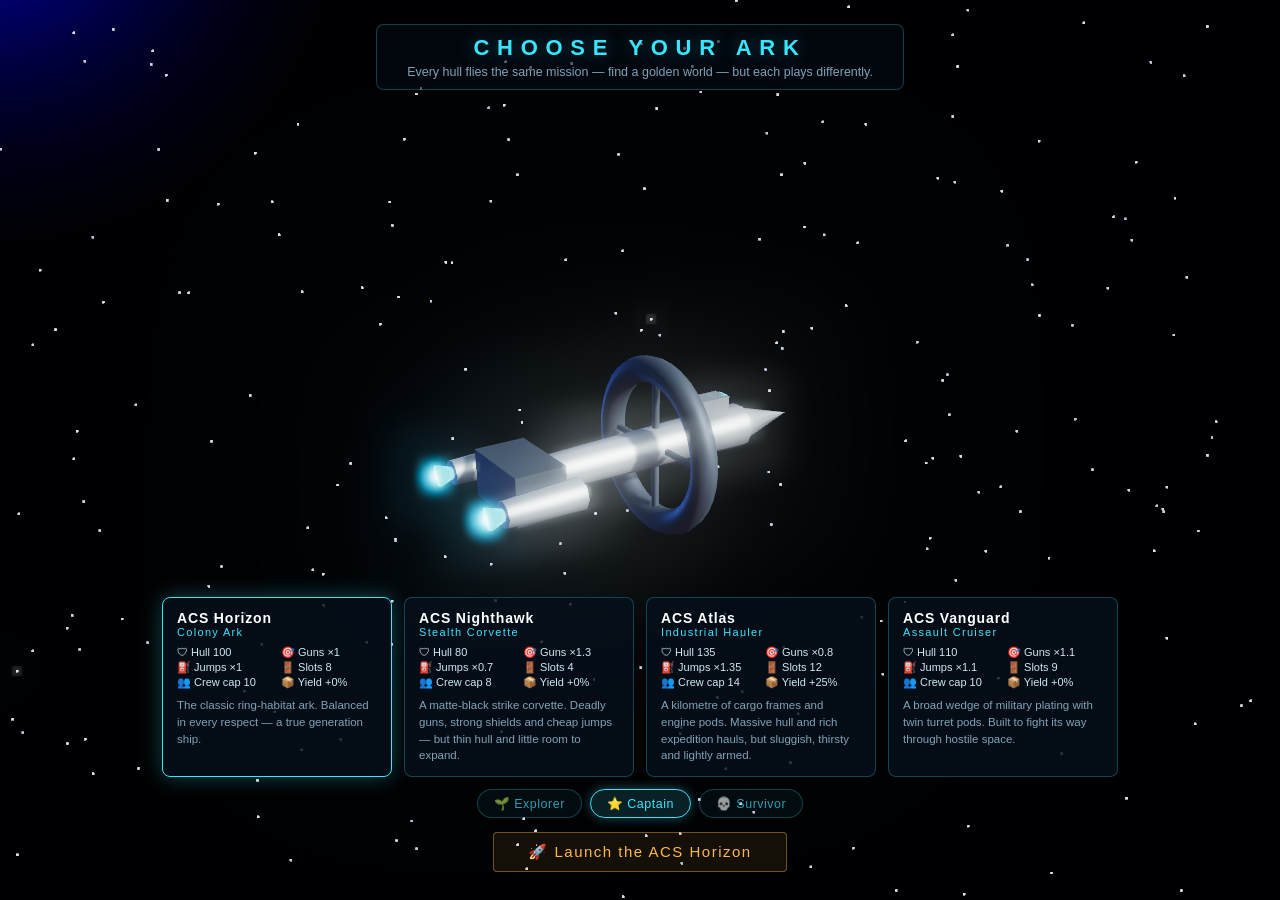
<file: game/index.html>
<!DOCTYPE html>
<html lang="en">
<head>
<meta charset="UTF-8">
<meta name="viewport" content="width=device-width, initial-scale=1.0, maximum-scale=1.0, user-scalable=no">
<title>Ark Horizon — Spaceship Management</title>
<link rel="stylesheet" href="css/game.css">
<link rel="icon" href="data:image/svg+xml,<svg xmlns='http://www.w3.org/2000/svg' viewBox='0 0 100 100'><text y='.9em' font-size='90'>🚀</text></svg>">
<script type="importmap">
{ "imports": { "three": "./lib/three.module.min.js" } }
</script>
</head>
<body>
<div id="app">
  <canvas id="scene"></canvas>

  <div id="hud">
    <!-- Top bar -->
    <header id="topbar">
      <div class="brand">ARK&nbsp;HORIZON</div>
      <div class="res" title="Fuel — spent on jumps between star systems">⛽ <span id="r-fuel">0</span></div>
      <div class="res" title="Alloys — used for repairs, outposts and colonization">🔩 <span id="r-alloys">0</span></div>
      <div class="res" title="Food — consumed daily by crew aboard">🌾 <span id="r-food">0</span></div>
      <div class="res" title="Credits — earned from bounties, salvage and trade">💠 <span id="r-credits">0</span></div>
      <div class="res" title="Science — spent on research; earned by scanning and exploring">🔬 <span id="r-science">0</span></div>
      <div class="res" title="Crew alive">👥 <span id="r-crew">0</span></div>
      <div class="res" title="Mission day">📅 Day <span id="r-day">1</span></div>
      <div class="bars">
        <div class="barwrap" title="Hull integrity"><span class="barlabel">HULL</span><div class="bar"><div id="bar-hull" class="fill hull"></div></div></div>
        <div class="barwrap" title="Shield charge"><span class="barlabel">SHLD</span><div class="bar"><div id="bar-shield" class="fill shield"></div></div></div>
      </div>
      <div class="topbtns">
        <button id="btn-galaxy" class="tb">🌌 Map</button>
        <button id="btn-ship" class="tb">🛠 Ship</button>
        <button id="btn-crew" class="tb">👥 Crew</button>
        <button id="btn-research" class="tb">🔬</button>
        <button id="btn-codex" class="tb">📖</button>
        <button id="btn-help" class="tb">?</button>
        <button id="btn-save" class="tb">💾</button>
        <button id="btn-menu" class="tb">⚙</button>
      </div>
    </header>

    <!-- Ship systems (left) -->
    <aside id="left-panel">
      <h3>SHIP SYSTEMS</h3>
      <div id="systems"></div>
      <h3>STATIONS</h3>
      <div id="stations"></div>
      <h3 id="quests-h" class="hidden">OBJECTIVES</h3>
      <div id="quests"></div>
      <h3 id="missions-h" class="hidden">ACTIVE MISSIONS</h3>
      <div id="missions"></div>
      <h3 id="outposts-h" class="hidden">OUTPOSTS</h3>
      <div id="outposts"></div>
    </aside>

    <!-- Context panel (right) -->
    <aside id="right-panel"></aside>

    <!-- Mobile drawer tabs -->
    <button id="tab-left" class="drawer-tab" title="Ship systems">⚙</button>
    <button id="tab-right" class="drawer-tab" title="Info & actions">ℹ</button>

    <!-- Event log (bottom) -->
    <div id="log"></div>

    <!-- Combat alert banner -->
    <div id="alert-banner" class="hidden"></div>

    <!-- Modals -->
    <div id="modal-root" class="hidden"></div>
  </div>
</div>
<script type="module" src="js/main.js"></script>
</body>
</html>
</file>
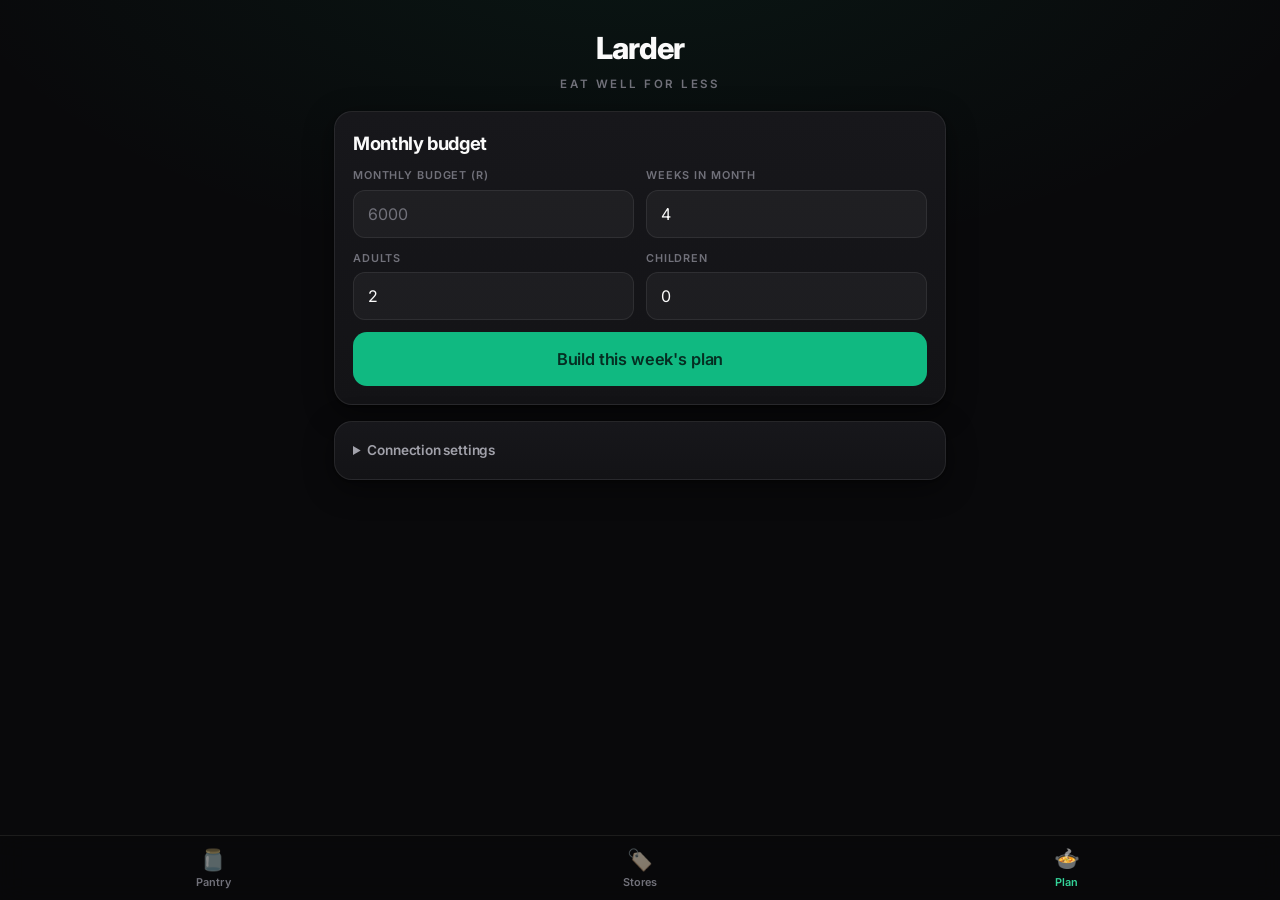
<file: stretch/index.html>
<!DOCTYPE html>
<html lang="en">
<head>
  <meta charset="UTF-8" />
  <meta name="viewport" content="width=device-width, initial-scale=1.0, viewport-fit=cover" />
  <meta name="theme-color" content="#09090b" />
  <meta name="color-scheme" content="dark" />
  <meta name="description" content="Larder — compare stores and plan meals on a real South African budget." />
  <title>Larder</title>
  <link rel="manifest" href="manifest.json" />
  <link rel="icon" href="icon.svg" type="image/svg+xml" />
  <link rel="apple-touch-icon" href="icon.svg" />
  <link rel="stylesheet" href="style.css" />
</head>
<body>

  <header class="app-header">
    <h1>Larder</h1>
    <p>Eat well for less</p>
  </header>

  <main>

    <!-- STOCK -->
    <section id="tab-stock" class="tab hidden">
      <div class="card">
        <h2>What's in the house</h2>
        <p class="hint">The plan uses this first, so you never buy what you already have.</p>
        <div id="staple-chips" class="chips"></div>
        <form id="form-pantry" class="row addrow">
          <input id="in-pantry-name" placeholder="Item, e.g. rice" />
          <input id="in-pantry-qty" placeholder="Qty" class="qty" />
          <button type="submit" class="btn plus">＋</button>
        </form>
        <div id="list-pantry"></div>
      </div>
    </section>

    <!-- DEALS / STORES -->
    <section id="tab-deals" class="tab hidden">
      <div class="card">
        <h2>Add a store's deals</h2>
        <p class="hint">Upload a store's catalogue (PDF) or snap a photo of its specials page. Big catalogue? A photo of the page with the deals you want works best. Add a few stores and the app compares prices for you.</p>
        <label>Which store is this?
          <select id="in-store"></select>
        </label>
        <input id="in-store-custom" class="hidden" placeholder="Store name" />
        <input id="file-deals" type="file" accept="application/pdf,image/*" class="hidden" />
        <button id="btn-deals" class="btn-big" data-action="pick-deals">⬆️ Upload for this store</button>
        <p id="err-deals" class="err hidden"></p>
        <p id="deals-note" class="note-ok hidden"></p>
        <div id="draft-deals"></div>
      </div>

      <div id="compare-card" class="card hidden">
        <h2>Cheapest store, item by item</h2>
        <div id="compare-list"></div>
      </div>

      <div id="catalogues-card" class="card hidden">
        <div class="row" style="justify-content:space-between">
          <h2 style="margin:0">Your catalogues</h2>
          <button class="btn small danger-ghost" data-action="clear-all-deals">Clear all</button>
        </div>
        <div id="store-summary" class="hint"></div>
        <div id="list-deals"></div>
      </div>
    </section>

    <!-- PLAN -->
    <section id="tab-plan" class="tab">
      <div class="card">
        <h2>Monthly budget</h2>
        <div class="grid2">
          <label>Monthly budget (R)
            <input id="in-budget" type="number" inputmode="decimal" min="0" placeholder="6000" data-setting="budget" />
          </label>
          <label>Weeks in month
            <input id="in-weeks" type="number" inputmode="numeric" min="1" max="6" placeholder="4" data-setting="weeks" />
          </label>
          <label>Adults
            <input id="in-adults" type="number" inputmode="numeric" min="0" max="20" placeholder="2" data-setting="adults" />
          </label>
          <label>Children
            <input id="in-kids" type="number" inputmode="numeric" min="0" max="20" placeholder="0" data-setting="kids" />
          </label>
        </div>
        <div id="gauge" class="gauge hidden"></div>
        <button id="btn-build" class="btn-big" data-action="build">Build this week's plan</button>
        <p id="err-build" class="err hidden"></p>
      </div>

      <div id="month-progress"></div>
      <div id="plan-result"></div>

      <details class="card advanced">
        <summary>Connection settings</summary>
        <label>Anthropic API key — makes the app work anywhere, no server needed
          <input id="in-apikey" type="password" autocomplete="off" placeholder="sk-ant-…" />
        </label>
        <p class="hint">Get a key at console.anthropic.com. It's stored only on this phone.</p>
        <label>Server address (alternative: use your Netlify site's AI instead of a key)
          <input id="in-server" type="url" autocomplete="off" placeholder="https://your-site.netlify.app" />
        </label>
        <label>App token (only if your server requires one)
          <input id="in-token" type="password" autocomplete="off" placeholder="Leave empty if unsure" />
        </label>
      </details>
    </section>

  </main>

  <nav class="bottom-nav">
    <button data-tab="stock"><span class="ico">🫙</span>Pantry</button>
    <button data-tab="deals"><span class="ico">🏷️</span>Stores</button>
    <button data-tab="plan" class="active"><span class="ico">🍲</span>Plan</button>
  </nav>

  <div id="overlay" class="overlay hidden" aria-live="polite">
    <div class="spinner" aria-hidden="true"></div>
    <span id="overlay-msg">Working…</span>
  </div>

  <script src="app.js"></script>
</body>
</html>
</file>
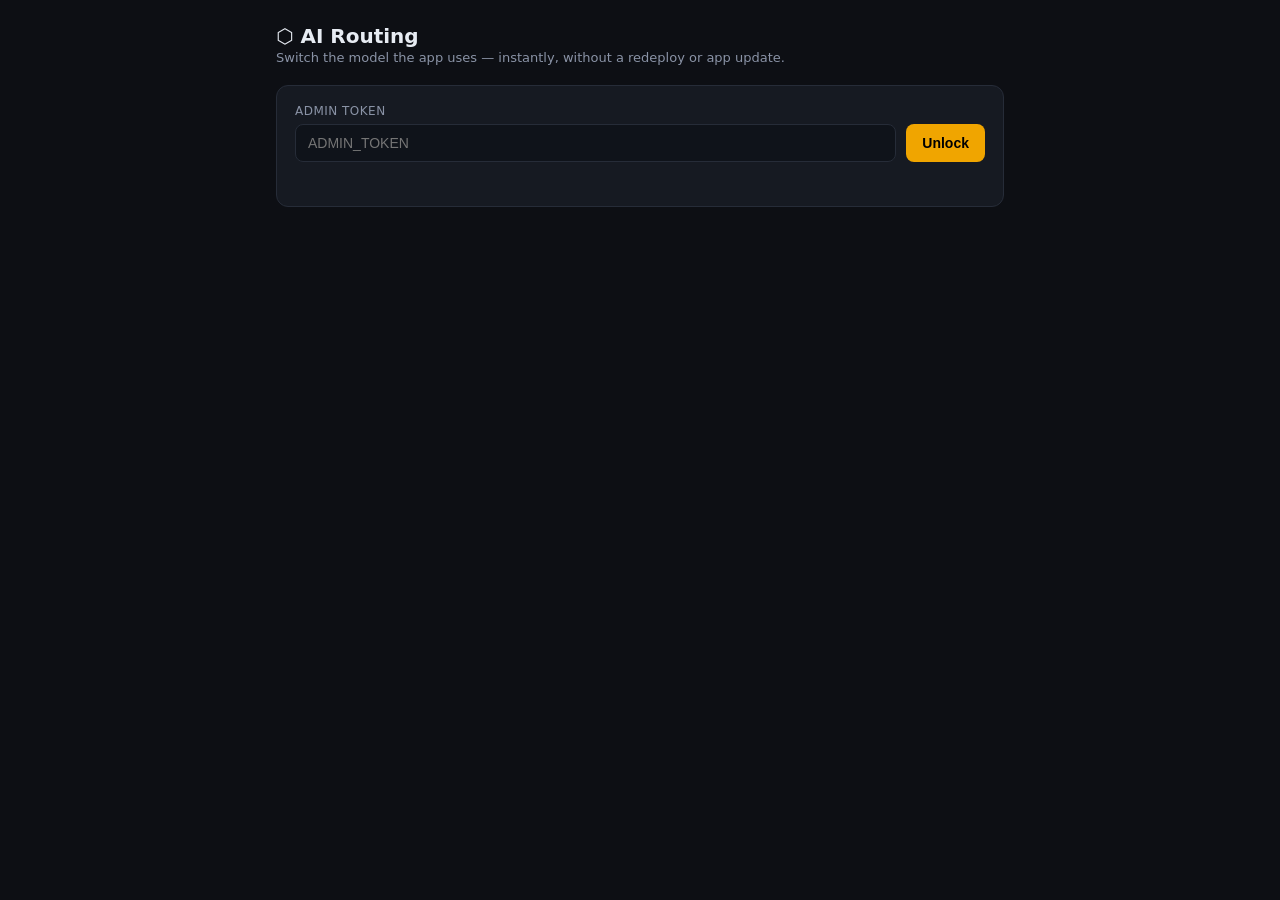
<file: admin.html>
<!DOCTYPE html>
<html lang="en">
<head>
<meta charset="UTF-8"/>
<meta name="viewport" content="width=device-width, initial-scale=1.0"/>
<meta http-equiv="Content-Security-Policy" content="default-src 'none'; script-src 'unsafe-inline'; style-src 'unsafe-inline'; connect-src 'self'; base-uri 'none'"/>
<meta name="robots" content="noindex, nofollow"/>
<title>KnowledgeNode — AI Routing Admin</title>
<style>
  :root { --bg:#0d0f14; --card:#161a22; --line:#262c38; --txt:#e7ecf3; --mut:#8a93a6; --accent:#f0a500; --green:#34c77b; --red:#ff5d5d; }
  * { box-sizing:border-box; }
  body { margin:0; background:var(--bg); color:var(--txt); font-family:system-ui,Segoe UI,Roboto,sans-serif; }
  .wrap { max-width:760px; margin:0 auto; padding:24px 16px 64px; }
  h1 { font-size:20px; margin:0 0 2px; }
  .sub { color:var(--mut); font-size:13px; margin:0 0 20px; }
  .card { background:var(--card); border:1px solid var(--line); border-radius:12px; padding:18px; margin-bottom:16px; }
  label { display:block; font-size:12px; color:var(--mut); margin:0 0 6px; text-transform:uppercase; letter-spacing:.04em; }
  input, select { width:100%; background:#0f131a; border:1px solid var(--line); color:var(--txt); border-radius:8px; padding:10px 12px; font-size:14px; }
  button { background:var(--accent); color:#000; border:none; border-radius:8px; padding:11px 16px; font-size:14px; font-weight:700; cursor:pointer; }
  button.ghost { background:transparent; color:var(--txt); border:1px solid var(--line); font-weight:500; }
  button:disabled { opacity:.5; cursor:default; }
  .row { display:flex; gap:10px; flex-wrap:wrap; align-items:center; }
  .pill { font-family:ui-monospace,monospace; font-size:12px; background:#0f131a; border:1px solid var(--line); border-radius:99px; padding:4px 10px; }
  table { width:100%; border-collapse:collapse; font-size:13px; }
  th, td { text-align:left; padding:8px 6px; border-bottom:1px solid var(--line); }
  th { color:var(--mut); font-weight:600; font-size:11px; text-transform:uppercase; }
  tr.sel { background:rgba(240,165,0,.08); }
  .msg { font-family:ui-monospace,monospace; font-size:12px; margin-top:10px; min-height:16px; }
  .warn { background:rgba(255,93,93,.1); border:1px solid rgba(255,93,93,.35); color:#ffb4b4; border-radius:8px; padding:10px 12px; font-size:12px; margin-bottom:14px; }
  .ok { color:var(--green); } .bad { color:var(--red); } .mut { color:var(--mut); }
  a.choose { color:var(--accent); cursor:pointer; text-decoration:underline; }
</style>
</head>
<body>
<div class="wrap">
  <h1>⬡ AI Routing</h1>
  <p class="sub">Switch the model the app uses — instantly, without a redeploy or app update.</p>

  <!-- Login -->
  <div class="card" id="login">
    <label>Admin token</label>
    <div class="row">
      <input id="token" type="password" placeholder="ADMIN_TOKEN" autocomplete="off" style="flex:1;min-width:200px;"/>
      <button id="loginBtn">Unlock</button>
    </div>
    <div class="msg" id="loginMsg"></div>
  </div>

  <!-- Panel -->
  <div id="panel" style="display:none;">
    <div class="warn" id="kvWarn" style="display:none;">⚠ No KV store configured — changes won't persist or reach the live proxy. Set <b>UPSTASH_REDIS_REST_URL</b> + <b>UPSTASH_REDIS_REST_TOKEN</b>.</div>

    <div class="card">
      <label>Currently serving</label>
      <div class="row">
        <span class="pill" id="curProvider">—</span>
        <span class="pill" id="curModel">—</span>
      </div>
    </div>

    <div class="card">
      <label>Pick a model</label>
      <table id="presets"><thead><tr><th>Model</th><th>Provider</th><th>Cost</th><th></th></tr></thead><tbody></tbody></table>
      <div style="margin-top:14px;">
        <label>Or set manually</label>
        <div class="row">
          <select id="provider" style="max-width:160px;">
            <option value="anthropic">anthropic</option>
            <option value="openrouter">openrouter</option>
          </select>
          <input id="model" placeholder="model id (e.g. google/gemini-2.5-flash)" style="flex:1;min-width:220px;"/>
        </div>
      </div>
      <div class="row" style="margin-top:14px;">
        <button id="testBtn" class="ghost">Test</button>
        <button id="saveBtn">Save &amp; switch</button>
        <span class="mut" style="font-size:12px;">Tip: use a cheap, vision-capable model for OCR-heavy use.</span>
      </div>
      <div class="msg" id="msg"></div>
    </div>
  </div>
</div>

<script>
(function(){
  var BASES = ['/api/admin-config', '/.netlify/functions/admin-config'];
  var base = null, token = '';

  function el(id){ return document.getElementById(id); }
  function setMsg(id, text, cls){ var m=el(id); m.textContent=text; m.className='msg'+(cls?(' '+cls):''); }

  async function call(method, body){
    var bodyStr = body ? JSON.stringify(body) : undefined;
    var tries = base ? [base] : BASES;
    var lastErr;
    for (var i=0;i<tries.length;i++){
      try {
        var res = await fetch(tries[i], { method:method, headers:{ 'Content-Type':'application/json', 'x-admin-token':token }, body:bodyStr });
        if (res.status===404) { lastErr='404'; continue; }
        base = tries[i];
        var data = await res.json().catch(function(){return {};});
        return { status:res.status, data:data };
      } catch(e){ lastErr = e && e.message; }
    }
    throw new Error(lastErr || 'network error');
  }

  function renderPresets(presets, cur){
    var tb = el('presets').querySelector('tbody');
    tb.innerHTML = '';
    presets.forEach(function(p){
      var tr = document.createElement('tr');
      if (p.provider===cur.provider && p.model===cur.model) tr.className='sel';
      tr.innerHTML = '<td>'+esc(p.label)+'<div class="mut" style="font-family:ui-monospace,monospace;font-size:11px;">'+esc(p.model)+'</div></td>'
        + '<td><span class="pill">'+esc(p.provider)+'</span></td>'
        + '<td class="mut">'+esc(p.cost||'')+'</td>'
        + '<td><a class="choose">choose</a></td>';
      tr.querySelector('.choose').addEventListener('click', function(){
        el('provider').value = p.provider; el('model').value = p.model;
        setMsg('msg','Selected '+p.model+' — press Save & switch to apply.','mut');
      });
      tb.appendChild(tr);
    });
  }
  function esc(s){ return String(s==null?'':s).replace(/[&<>"]/g,function(c){return {'&':'&amp;','<':'&lt;','>':'&gt;','"':'&quot;'}[c];}); }

  async function load(){
    var r = await call('GET');
    if (r.status===401){ setMsg('loginMsg','Invalid token.','bad'); return false; }
    if (r.status===503){ setMsg('loginMsg','Admin is disabled — set ADMIN_TOKEN on the server.','bad'); return false; }
    var d = r.data;
    el('login').style.display='none'; el('panel').style.display='block';
    el('kvWarn').style.display = d.kvEnabled ? 'none' : 'block';
    el('curProvider').textContent = d.config.provider; el('curModel').textContent = d.config.model;
    el('provider').value = d.config.provider; el('model').value = d.config.model;
    renderPresets(d.presets||[], d.config);
    return true;
  }

  el('loginBtn').addEventListener('click', async function(){
    token = el('token').value.trim();
    if (!token){ setMsg('loginMsg','Enter the token.','bad'); return; }
    try { sessionStorage.setItem('kn_admin_token', token); } catch(e){}
    setMsg('loginMsg','Checking…','mut');
    try { await load(); } catch(e){ setMsg('loginMsg','Error: '+e.message,'bad'); }
  });

  el('saveBtn').addEventListener('click', async function(){
    var provider = el('provider').value, model = el('model').value.trim();
    if (!model){ setMsg('msg','Enter a model id.','bad'); return; }
    el('saveBtn').disabled = true; setMsg('msg','Saving…','mut');
    try {
      var r = await call('POST', { provider:provider, model:model });
      if (r.status===200 && r.data.config){
        el('curProvider').textContent = r.data.config.provider;
        el('curModel').textContent = r.data.config.model;
        setMsg('msg','✓ Now serving '+r.data.config.model,'ok');
        renderPresets((await call('GET')).data.presets||[], r.data.config);
      } else { setMsg('msg', (r.data.error && r.data.error.message) || 'Save failed','bad'); }
    } catch(e){ setMsg('msg','Error: '+e.message,'bad'); }
    el('saveBtn').disabled = false;
  });

  el('testBtn').addEventListener('click', async function(){
    var provider = el('provider').value, model = el('model').value.trim();
    if (!model){ setMsg('msg','Enter a model id to test.','bad'); return; }
    el('testBtn').disabled = true; setMsg('msg','Testing '+model+'…','mut');
    try {
      var r = await call('POST', { action:'test', provider:provider, model:model });
      if (r.data.ok) setMsg('msg','✓ '+model+' reachable ('+r.data.ms+'ms)','ok');
      else setMsg('msg','✗ '+(r.data.error || ('upstream '+r.data.status))+(r.data.body?(' — '+r.data.body):''),'bad');
    } catch(e){ setMsg('msg','Error: '+e.message,'bad'); }
    el('testBtn').disabled = false;
  });

  // auto-login if a token is remembered this session
  try { var t = sessionStorage.getItem('kn_admin_token'); if (t){ token=t; el('token').value=t; load().catch(function(){}); } } catch(e){}
})();
</script>
</body>
</html>
</file>
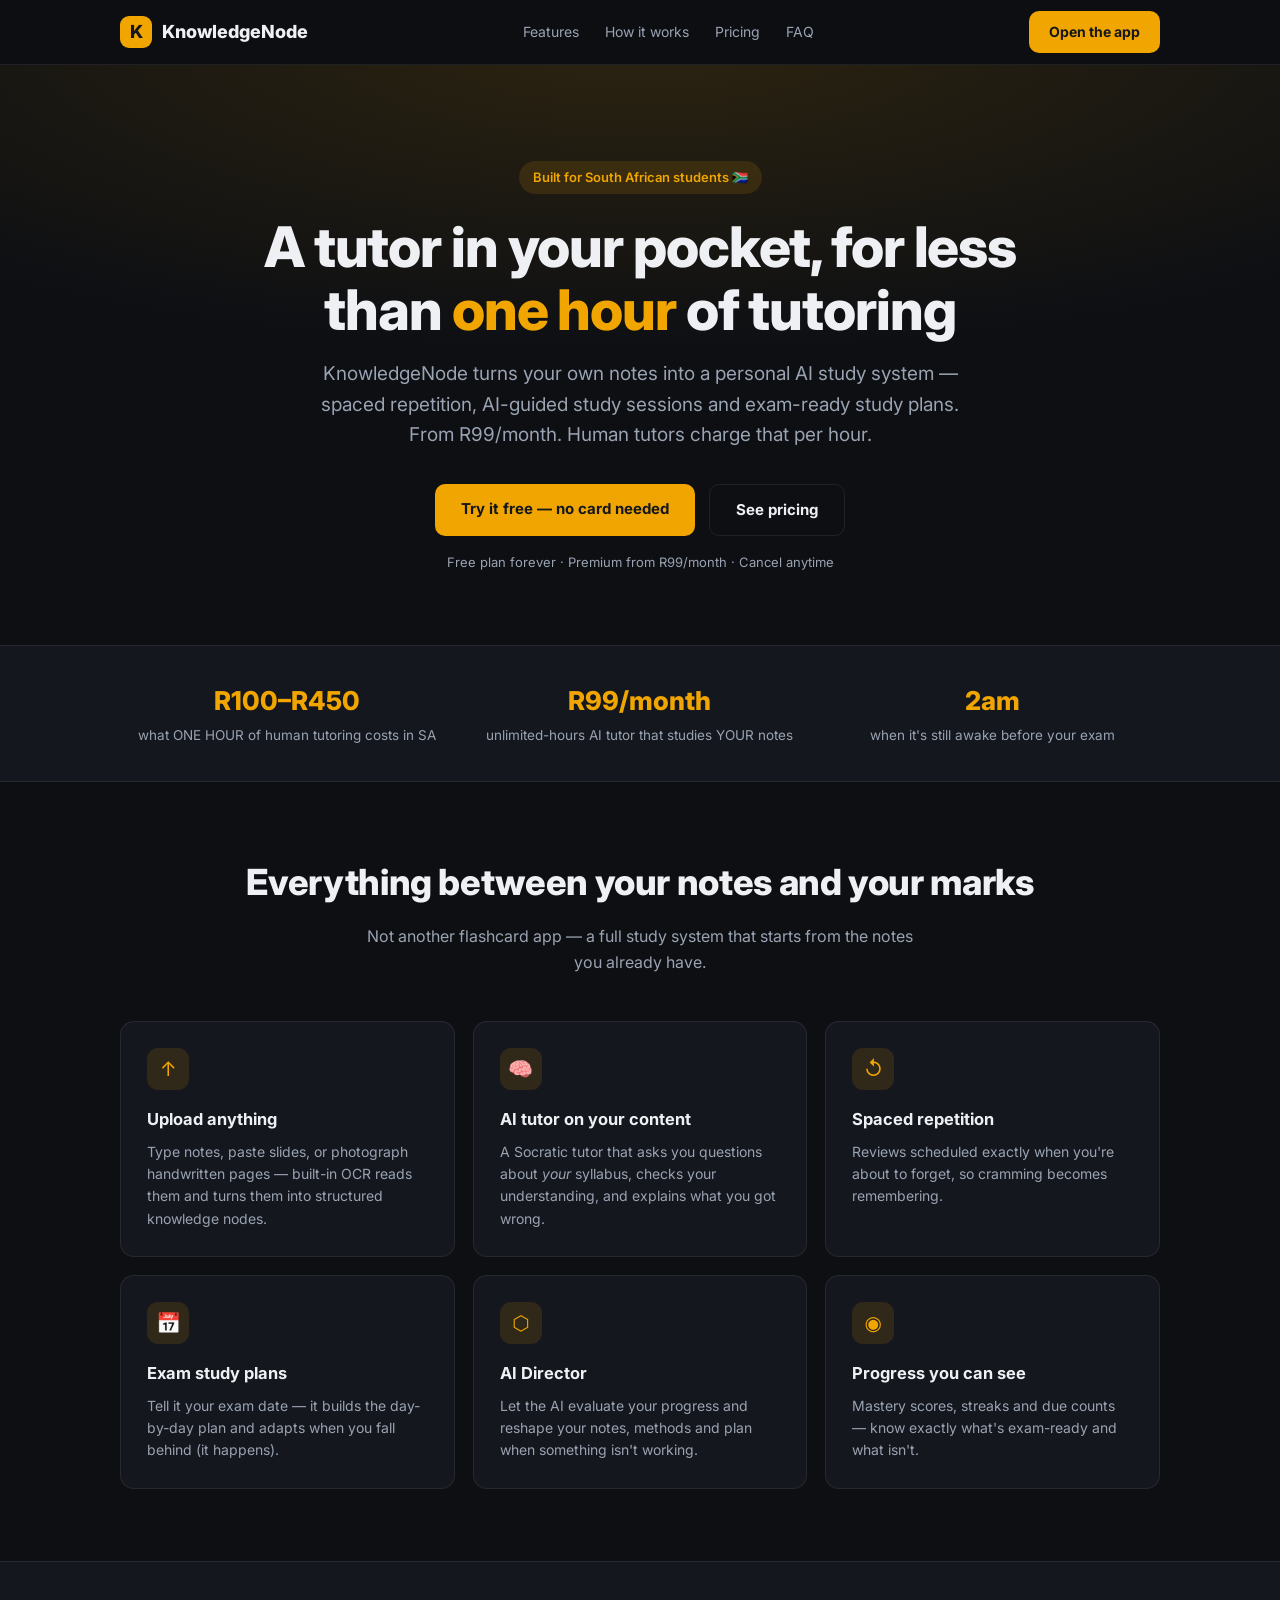
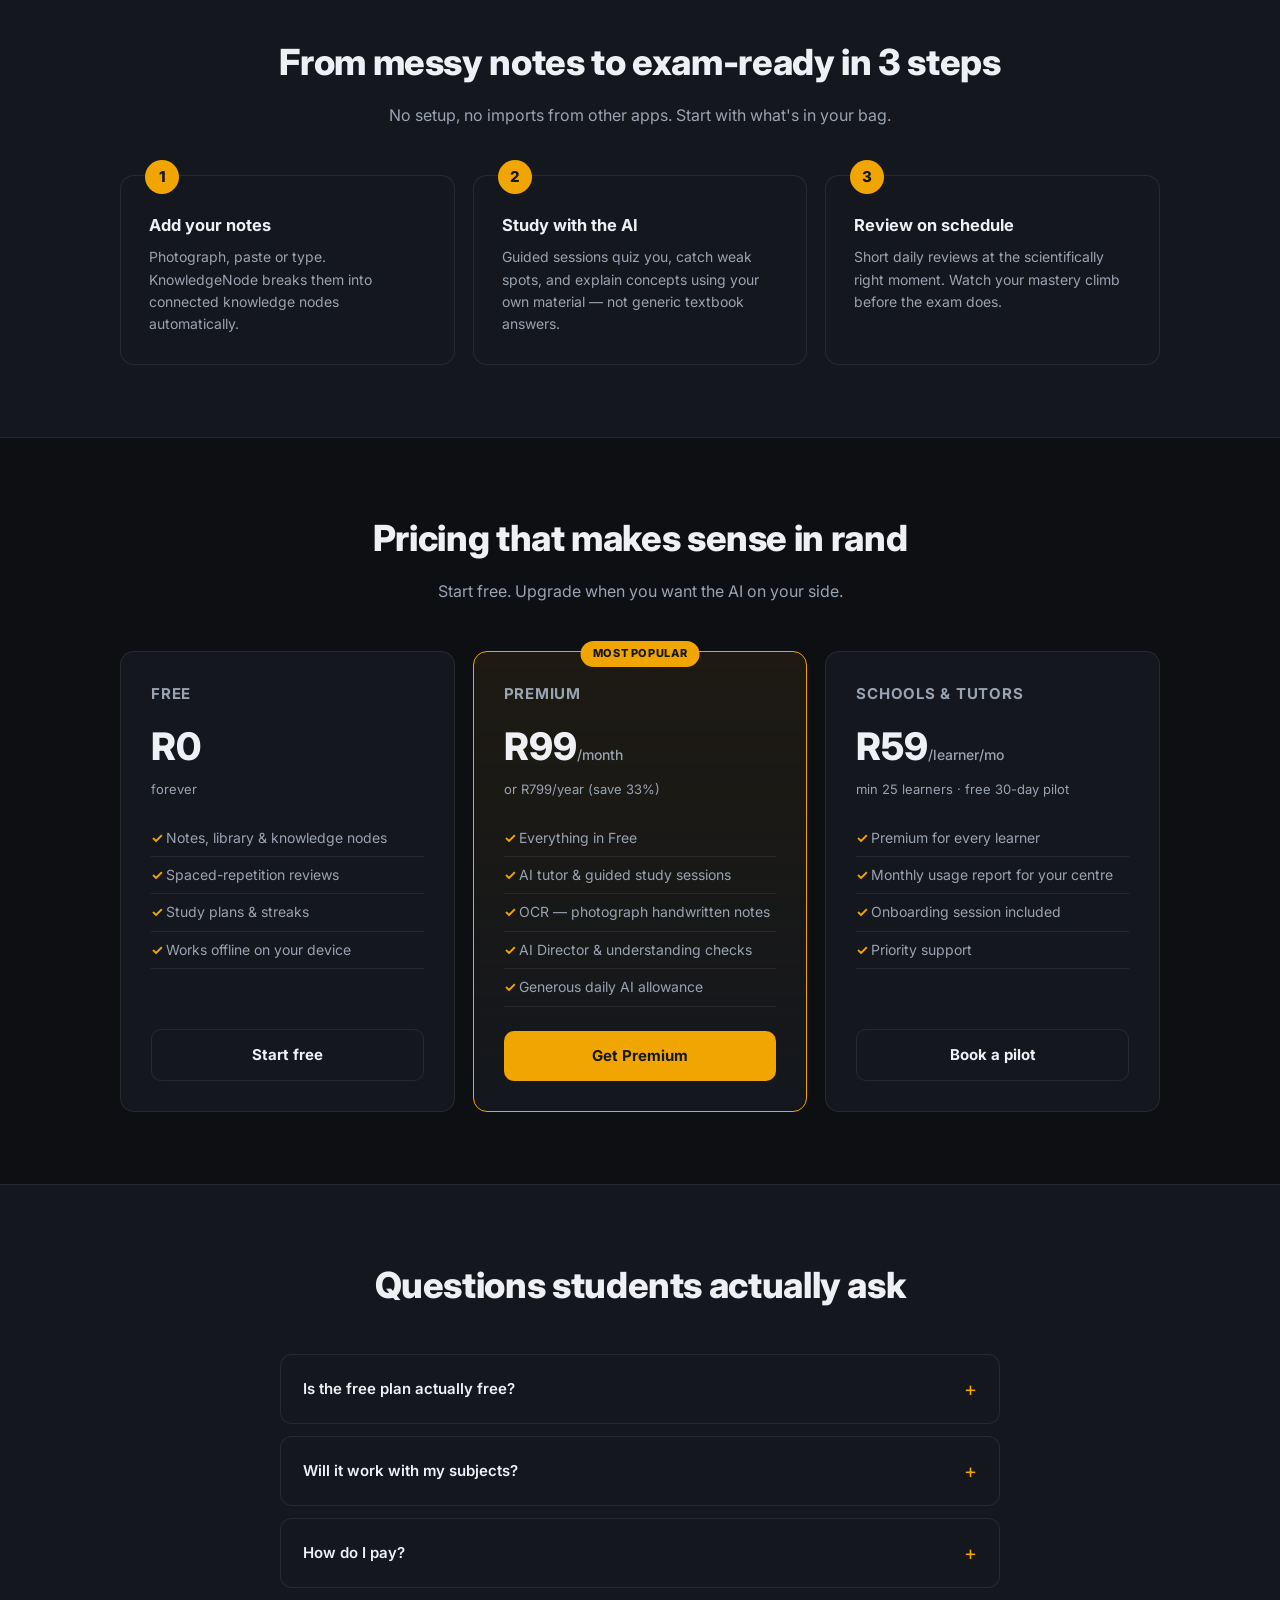
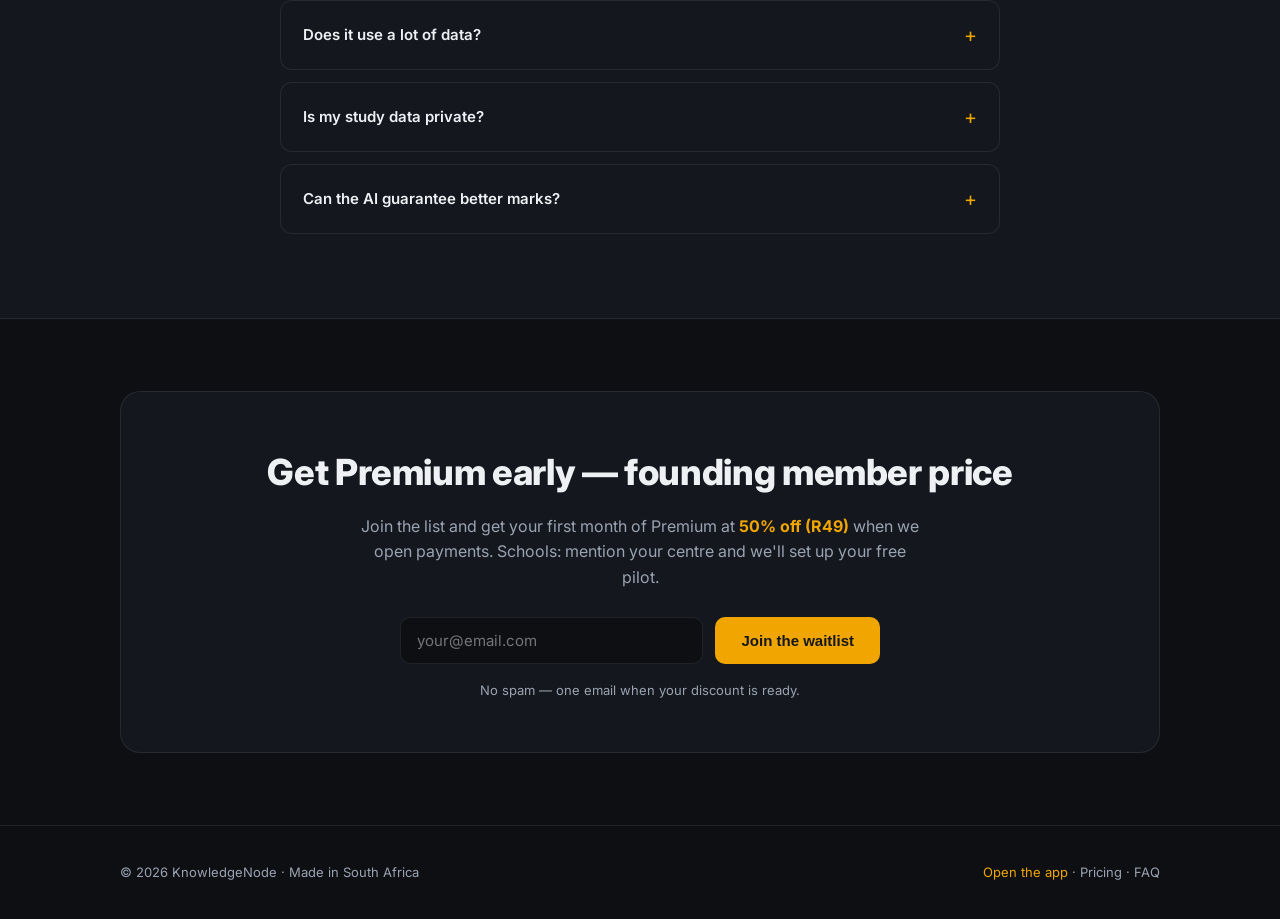
<file: landing.html>
<!DOCTYPE html>
<html lang="en">
<head>
<meta charset="UTF-8"/>
<meta name="viewport" content="width=device-width, initial-scale=1.0"/>
<meta name="theme-color" content="#f0a500"/>
<title>KnowledgeNode — Your AI study tutor for less than one hour of tutoring</title>
<meta name="description" content="Turn your own notes into a personal AI tutor. Spaced repetition, AI study sessions and study plans built for South African students. From R99/month."/>
<link rel="icon" href="icons/icon.svg"/>
<link rel="preconnect" href="https://fonts.googleapis.com"/>
<link rel="preconnect" href="https://fonts.gstatic.com" crossorigin/>
<link href="https://fonts.googleapis.com/css2?family=Inter:wght@400;500;600;700;800&display=swap" rel="stylesheet"/>
<style>
  :root{
    --bg:#0d0f13; --bg-2:#14171d; --bg-3:#1b1f27;
    --gold:#f0a500; --gold-soft:rgba(240,165,0,.12);
    --text:#eef0f4; --muted:#9aa3b2; --border:rgba(255,255,255,.08);
    --radius:14px; --max:1080px;
  }
  *{margin:0;padding:0;box-sizing:border-box}
  html{scroll-behavior:smooth}
  body{font-family:'Inter',system-ui,sans-serif;background:var(--bg);color:var(--text);line-height:1.6}
  a{color:inherit;text-decoration:none}
  .wrap{max-width:var(--max);margin:0 auto;padding:0 20px}
  section{padding:72px 0}

  /* nav */
  nav{position:sticky;top:0;z-index:50;background:rgba(13,15,19,.85);backdrop-filter:blur(10px);border-bottom:1px solid var(--border)}
  .nav-inner{display:flex;align-items:center;justify-content:space-between;height:64px}
  .logo{display:flex;align-items:center;gap:10px;font-weight:800;font-size:18px}
  .logo-mark{width:32px;height:32px;border-radius:9px;background:var(--gold);color:#14171d;display:flex;align-items:center;justify-content:center;font-weight:800}
  .nav-links{display:flex;gap:26px;font-size:14px;color:var(--muted)}
  .nav-links a:hover{color:var(--text)}
  @media(max-width:700px){.nav-links{display:none}}

  .btn{display:inline-block;padding:13px 26px;border-radius:10px;font-weight:700;font-size:15px;transition:transform .15s,box-shadow .15s;cursor:pointer;border:none}
  .btn-gold{background:var(--gold);color:#14171d}
  .btn-gold:hover{transform:translateY(-2px);box-shadow:0 8px 24px rgba(240,165,0,.35)}
  .btn-ghost{border:1px solid var(--border);color:var(--text);background:transparent}
  .btn-ghost:hover{border-color:var(--gold);color:var(--gold)}

  /* hero */
  .hero{padding:96px 0 72px;text-align:center;background:radial-gradient(ellipse 80% 55% at 50% -5%,rgba(240,165,0,.14),transparent)}
  .pill{display:inline-block;padding:6px 14px;border-radius:999px;background:var(--gold-soft);color:var(--gold);font-size:13px;font-weight:600;margin-bottom:22px}
  h1{font-size:clamp(32px,5.5vw,56px);font-weight:800;line-height:1.12;letter-spacing:-.02em;max-width:820px;margin:0 auto 18px}
  h1 em{color:var(--gold);font-style:normal}
  .sub{font-size:clamp(16px,2.2vw,19px);color:var(--muted);max-width:640px;margin:0 auto 34px}
  .hero-ctas{display:flex;gap:14px;justify-content:center;flex-wrap:wrap}
  .hero-note{margin-top:16px;font-size:13px;color:var(--muted)}

  /* compare strip */
  .strip{background:var(--bg-2);border-block:1px solid var(--border);padding:34px 0}
  .strip-grid{display:grid;grid-template-columns:repeat(3,1fr);gap:18px;text-align:center}
  .strip-grid b{display:block;font-size:26px;color:var(--gold);font-weight:800}
  .strip-grid span{font-size:13.5px;color:var(--muted)}
  @media(max-width:700px){.strip-grid{grid-template-columns:1fr;gap:22px}}

  h2{font-size:clamp(26px,3.6vw,36px);font-weight:800;letter-spacing:-.01em;text-align:center;margin-bottom:12px}
  .lead{text-align:center;color:var(--muted);max-width:560px;margin:0 auto 46px}

  /* features */
  .grid{display:grid;grid-template-columns:repeat(3,1fr);gap:18px}
  @media(max-width:860px){.grid{grid-template-columns:repeat(2,1fr)}}
  @media(max-width:560px){.grid{grid-template-columns:1fr}}
  .card{background:var(--bg-2);border:1px solid var(--border);border-radius:var(--radius);padding:26px}
  .card .ico{width:42px;height:42px;border-radius:11px;background:var(--gold-soft);color:var(--gold);display:flex;align-items:center;justify-content:center;font-size:20px;margin-bottom:16px}
  .card h3{font-size:16.5px;margin-bottom:8px}
  .card p{font-size:14px;color:var(--muted)}

  /* steps */
  .steps{display:grid;grid-template-columns:repeat(3,1fr);gap:18px;counter-reset:step}
  @media(max-width:700px){.steps{grid-template-columns:1fr}}
  .step{background:var(--bg-2);border:1px solid var(--border);border-radius:var(--radius);padding:28px;position:relative}
  .step::before{counter-increment:step;content:counter(step);position:absolute;top:-16px;left:24px;width:34px;height:34px;border-radius:50%;background:var(--gold);color:#14171d;font-weight:800;display:flex;align-items:center;justify-content:center;font-size:15px}
  .step h3{margin:8px 0 8px;font-size:16.5px}
  .step p{font-size:14px;color:var(--muted)}

  /* pricing */
  .plans{display:grid;grid-template-columns:repeat(3,1fr);gap:18px;align-items:stretch}
  @media(max-width:860px){.plans{grid-template-columns:1fr;max-width:420px;margin:0 auto}}
  .plan{background:var(--bg-2);border:1px solid var(--border);border-radius:var(--radius);padding:30px;display:flex;flex-direction:column}
  .plan.featured{border-color:var(--gold);background:linear-gradient(180deg,rgba(240,165,0,.07),var(--bg-2));position:relative}
  .plan.featured::before{content:"MOST POPULAR";position:absolute;top:-11px;left:50%;transform:translateX(-50%);background:var(--gold);color:#14171d;font-size:11px;font-weight:800;letter-spacing:.06em;padding:4px 12px;border-radius:999px}
  .plan h3{font-size:15px;text-transform:uppercase;letter-spacing:.05em;color:var(--muted)}
  .price{font-size:38px;font-weight:800;margin:10px 0 2px}
  .price small{font-size:14px;font-weight:500;color:var(--muted)}
  .per{font-size:13px;color:var(--muted);margin-bottom:20px}
  .plan ul{list-style:none;font-size:14px;color:var(--muted);flex:1;margin-bottom:24px}
  .plan li{padding:7px 0;border-bottom:1px solid var(--border)}
  .plan li::before{content:"✓  ";color:var(--gold);font-weight:700}
  .plan .btn{text-align:center}

  /* faq */
  .faq{max-width:720px;margin:0 auto}
  details{background:var(--bg-2);border:1px solid var(--border);border-radius:12px;margin-bottom:12px;overflow:hidden}
  summary{padding:18px 22px;font-weight:600;font-size:15px;cursor:pointer;list-style:none;display:flex;justify-content:space-between;align-items:center}
  summary::after{content:"+";color:var(--gold);font-size:20px;font-weight:400}
  details[open] summary::after{content:"–"}
  details p{padding:0 22px 18px;font-size:14px;color:var(--muted)}

  /* waitlist */
  .waitlist{background:var(--bg-2);border:1px solid var(--border);border-radius:20px;padding:52px 28px;text-align:center}
  .waitlist form{display:flex;gap:12px;max-width:480px;margin:26px auto 0;flex-wrap:wrap;justify-content:center}
  .waitlist input[type=email]{flex:1;min-width:240px;padding:13px 16px;border-radius:10px;border:1px solid var(--border);background:var(--bg);color:var(--text);font-size:15px;font-family:inherit}
  .waitlist input[type=email]:focus{outline:none;border-color:var(--gold)}

  footer{border-top:1px solid var(--border);padding:36px 0;font-size:13px;color:var(--muted)}
  .foot{display:flex;justify-content:space-between;gap:16px;flex-wrap:wrap}
</style>
</head>
<body>

<nav>
  <div class="wrap nav-inner">
    <a class="logo" href="#"><span class="logo-mark">K</span>KnowledgeNode</a>
    <div class="nav-links">
      <a href="#features">Features</a>
      <a href="#how">How it works</a>
      <a href="#pricing">Pricing</a>
      <a href="#faq">FAQ</a>
    </div>
    <a class="btn btn-gold" href="/" style="padding:10px 20px;font-size:14px">Open the app</a>
  </div>
</nav>

<header class="hero">
  <div class="wrap">
    <span class="pill">Built for South African students 🇿🇦</span>
    <h1>A tutor in your pocket, for less than <em>one hour</em> of tutoring</h1>
    <p class="sub">KnowledgeNode turns your own notes into a personal AI study system —
      spaced repetition, AI-guided study sessions and exam-ready study plans. From R99/month.
      Human tutors charge that per hour.</p>
    <div class="hero-ctas">
      <a class="btn btn-gold" href="/">Try it free — no card needed</a>
      <a class="btn btn-ghost" href="#pricing">See pricing</a>
    </div>
    <p class="hero-note">Free plan forever · Premium from R99/month · Cancel anytime</p>
  </div>
</header>

<div class="strip">
  <div class="wrap strip-grid">
    <div><b>R100–R450</b><span>what ONE HOUR of human tutoring costs in SA</span></div>
    <div><b>R99/month</b><span>unlimited-hours AI tutor that studies YOUR notes</span></div>
    <div><b>2am</b><span>when it's still awake before your exam</span></div>
  </div>
</div>

<section id="features">
  <div class="wrap">
    <h2>Everything between your notes and your marks</h2>
    <p class="lead">Not another flashcard app — a full study system that starts from the notes you already have.</p>
    <div class="grid">
      <div class="card"><div class="ico">↑</div><h3>Upload anything</h3><p>Type notes, paste slides, or photograph handwritten pages — built-in OCR reads them and turns them into structured knowledge nodes.</p></div>
      <div class="card"><div class="ico">🧠</div><h3>AI tutor on your content</h3><p>A Socratic tutor that asks you questions about <i>your</i> syllabus, checks your understanding, and explains what you got wrong.</p></div>
      <div class="card"><div class="ico">↺</div><h3>Spaced repetition</h3><p>Reviews scheduled exactly when you're about to forget, so cramming becomes remembering.</p></div>
      <div class="card"><div class="ico">📅</div><h3>Exam study plans</h3><p>Tell it your exam date — it builds the day-by-day plan and adapts when you fall behind (it happens).</p></div>
      <div class="card"><div class="ico">⬡</div><h3>AI Director</h3><p>Let the AI evaluate your progress and reshape your notes, methods and plan when something isn't working.</p></div>
      <div class="card"><div class="ico">◉</div><h3>Progress you can see</h3><p>Mastery scores, streaks and due counts — know exactly what's exam-ready and what isn't.</p></div>
    </div>
  </div>
</section>

<section id="how" style="background:var(--bg-2);border-block:1px solid var(--border)">
  <div class="wrap">
    <h2>From messy notes to exam-ready in 3 steps</h2>
    <p class="lead">No setup, no imports from other apps. Start with what's in your bag.</p>
    <div class="steps" style="margin-top:40px">
      <div class="step"><h3>Add your notes</h3><p>Photograph, paste or type. KnowledgeNode breaks them into connected knowledge nodes automatically.</p></div>
      <div class="step"><h3>Study with the AI</h3><p>Guided sessions quiz you, catch weak spots, and explain concepts using your own material — not generic textbook answers.</p></div>
      <div class="step"><h3>Review on schedule</h3><p>Short daily reviews at the scientifically right moment. Watch your mastery climb before the exam does.</p></div>
    </div>
  </div>
</section>

<section id="pricing">
  <div class="wrap">
    <h2>Pricing that makes sense in rand</h2>
    <p class="lead">Start free. Upgrade when you want the AI on your side.</p>
    <div class="plans">
      <div class="plan">
        <h3>Free</h3>
        <div class="price">R0</div>
        <div class="per">forever</div>
        <ul>
          <li>Notes, library &amp; knowledge nodes</li>
          <li>Spaced-repetition reviews</li>
          <li>Study plans &amp; streaks</li>
          <li>Works offline on your device</li>
        </ul>
        <a class="btn btn-ghost" href="/">Start free</a>
      </div>
      <div class="plan featured">
        <h3>Premium</h3>
        <div class="price">R99<small>/month</small></div>
        <div class="per">or R799/year (save 33%)</div>
        <ul>
          <li>Everything in Free</li>
          <li>AI tutor &amp; guided study sessions</li>
          <li>OCR — photograph handwritten notes</li>
          <li>AI Director &amp; understanding checks</li>
          <li>Generous daily AI allowance</li>
        </ul>
        <a class="btn btn-gold" href="#waitlist">Get Premium</a>
      </div>
      <div class="plan">
        <h3>Schools &amp; Tutors</h3>
        <div class="price">R59<small>/learner/mo</small></div>
        <div class="per">min 25 learners · free 30-day pilot</div>
        <ul>
          <li>Premium for every learner</li>
          <li>Monthly usage report for your centre</li>
          <li>Onboarding session included</li>
          <li>Priority support</li>
        </ul>
        <a class="btn btn-ghost" href="#waitlist">Book a pilot</a>
      </div>
    </div>
  </div>
</section>

<section id="faq" style="background:var(--bg-2);border-block:1px solid var(--border)">
  <div class="wrap">
    <h2>Questions students actually ask</h2>
    <div class="faq" style="margin-top:40px">
      <details><summary>Is the free plan actually free?</summary><p>Yes — notes, spaced repetition and study plans are free forever, no card required. Premium adds the AI features (tutor, OCR, AI Director).</p></details>
      <details><summary>Will it work with my subjects?</summary><p>It studies <i>your</i> notes, so it works for any subject and any curriculum — matric NSC/IEB, university modules, professional exams.</p></details>
      <details><summary>How do I pay?</summary><p>Card or instant EFT via Paystack on the web, or through Google Play in the Android app. Cancel anytime — you keep the free features.</p></details>
      <details><summary>Does it use a lot of data?</summary><p>Your notes live on your device and reviews work offline. Only AI conversations need a connection, and they're text — a few study sessions use less data than one Instagram reel.</p></details>
      <details><summary>Is my study data private?</summary><p>Your notes are stored on your own device, not on our servers. AI requests are processed securely and never sold. Full privacy policy available in the app.</p></details>
      <details><summary>Can the AI guarantee better marks?</summary><p>No app honestly can. What it guarantees is structured, consistent studying — spaced repetition and active recall are the two most evidence-backed study methods known.</p></details>
    </div>
  </div>
</section>

<section id="waitlist">
  <div class="wrap">
    <div class="waitlist">
      <h2>Get Premium early — founding member price</h2>
      <p class="lead" style="margin-bottom:0">Join the list and get your first month of Premium at <b style="color:var(--gold)">50% off (R49)</b> when we open payments. Schools: mention your centre and we'll set up your free pilot.</p>
      <form name="waitlist" method="POST" data-netlify="true" netlify-honeypot="bot-field">
        <input type="hidden" name="form-name" value="waitlist"/>
        <p style="display:none"><label>Don't fill this: <input name="bot-field"/></label></p>
        <input type="email" name="email" placeholder="your@email.com" required/>
        <button class="btn btn-gold" type="submit">Join the waitlist</button>
      </form>
      <p class="hero-note">No spam — one email when your discount is ready.</p>
    </div>
  </div>
</section>

<footer>
  <div class="wrap foot">
    <span>© 2026 KnowledgeNode · Made in South Africa</span>
    <span><a href="/" style="color:var(--gold)">Open the app</a> · <a href="#pricing">Pricing</a> · <a href="#faq">FAQ</a></span>
  </div>
</footer>

</body>
</html>
</file>
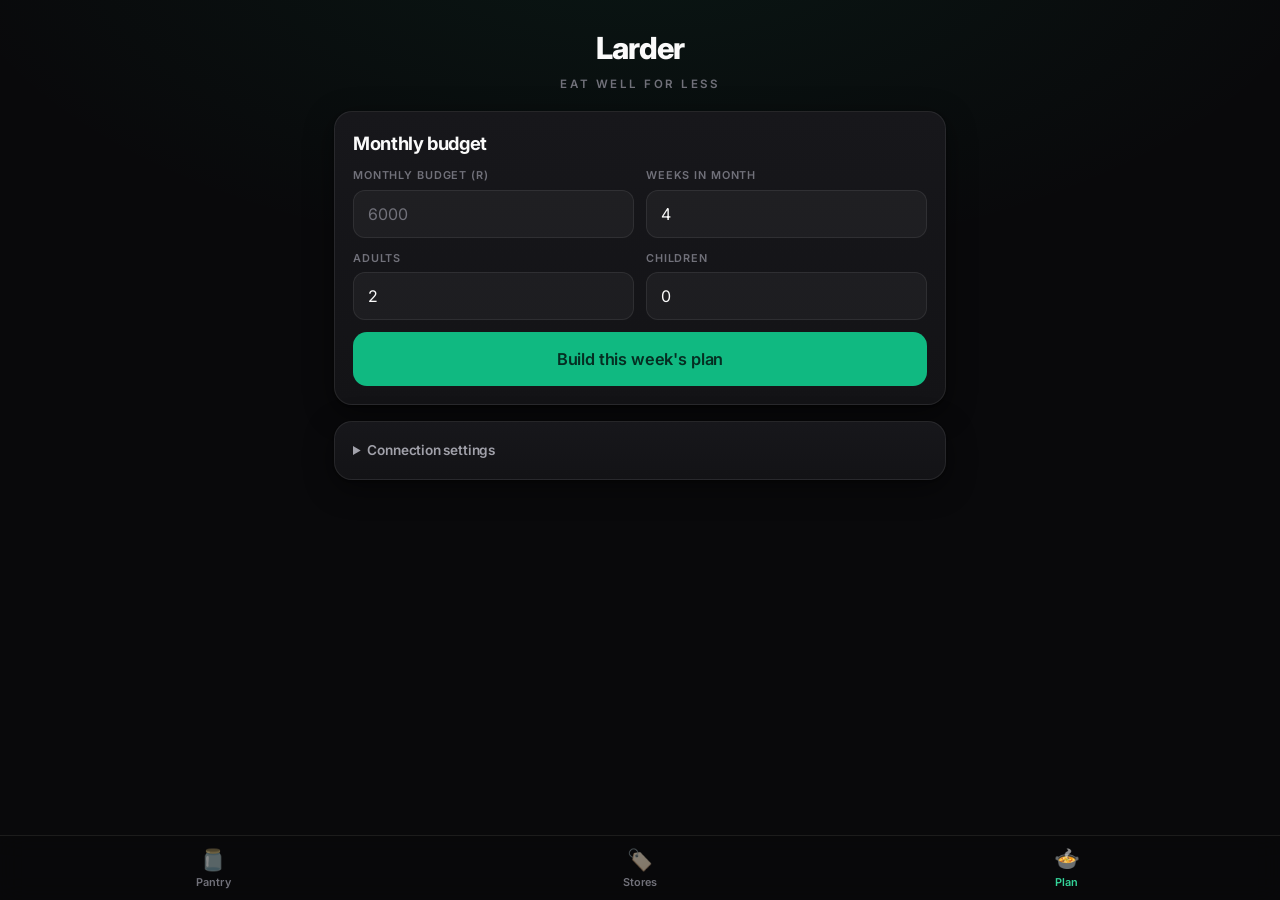
<file: stretch/stretch-the-rand.html>
<!-- Stretch the Rand — single-file build. Generated from stretch/index.html + style.css + app.js. -->
<!DOCTYPE html>
<html lang="en">
<head>
  <meta charset="UTF-8" />
  <meta name="viewport" content="width=device-width, initial-scale=1.0, viewport-fit=cover" />
  <meta name="theme-color" content="#09090b" />
  <meta name="color-scheme" content="dark" />
  <meta name="description" content="Larder — compare stores and plan meals on a real South African budget." />
  <title>Larder</title>
  <link rel="manifest" href="data:application/manifest+json,%7B%22name%22%3A%22Larder%22%2C%22short_name%22%3A%22Larder%22%2C%22description%22%3A%22Compare%20stores%20and%20plan%20meals%20on%20a%20real%20South%20African%20budget.%22%2C%22display%22%3A%22standalone%22%2C%22background_color%22%3A%22%2309090b%22%2C%22theme_color%22%3A%22%2309090b%22%2C%22orientation%22%3A%22portrait%22%2C%22icons%22%3A%5B%7B%22src%22%3A%22data%3Aimage%2Fsvg%2Bxml%2C%253Csvg%2520xmlns%253D%2522http%253A%252F%252Fwww.w3.org%252F2000%252Fsvg%2522%2520viewBox%253D%25220%25200%2520100%2520100%2522%253E%250A%2520%2520%253Crect%2520width%253D%2522100%2522%2520height%253D%2522100%2522%2520rx%253D%252224%2522%2520fill%253D%2522%252309090b%2522%252F%253E%250A%2520%2520%253Crect%2520x%253D%25226%2522%2520y%253D%25226%2522%2520width%253D%252288%2522%2520height%253D%252288%2522%2520rx%253D%252220%2522%2520fill%253D%2522none%2522%2520stroke%253D%2522%252310B981%2522%2520stroke-opacity%253D%25220.25%2522%2520stroke-width%253D%25221.5%2522%252F%253E%250A%2520%2520%253Ctext%2520x%253D%252250%2522%2520y%253D%252266%2522%2520font-family%253D%2522'Inter'%252C%2520system-ui%252C%2520sans-serif%2522%2520font-size%253D%252246%2522%2520font-weight%253D%2522800%2522%2520fill%253D%2522%252310B981%2522%2520text-anchor%253D%2522middle%2522%253EL%253C%252Ftext%253E%250A%253C%252Fsvg%253E%22%2C%22sizes%22%3A%22any%22%2C%22type%22%3A%22image%2Fsvg%2Bxml%22%2C%22purpose%22%3A%22any%20maskable%22%7D%5D%2C%22categories%22%3A%5B%22food%22%2C%22finance%22%2C%22shopping%22%5D%7D" />
  <link rel="icon" href="data:image/svg+xml,%3Csvg%20xmlns%3D%22http%3A%2F%2Fwww.w3.org%2F2000%2Fsvg%22%20viewBox%3D%220%200%20100%20100%22%3E%0A%20%20%3Crect%20width%3D%22100%22%20height%3D%22100%22%20rx%3D%2224%22%20fill%3D%22%2309090b%22%2F%3E%0A%20%20%3Crect%20x%3D%226%22%20y%3D%226%22%20width%3D%2288%22%20height%3D%2288%22%20rx%3D%2220%22%20fill%3D%22none%22%20stroke%3D%22%2310B981%22%20stroke-opacity%3D%220.25%22%20stroke-width%3D%221.5%22%2F%3E%0A%20%20%3Ctext%20x%3D%2250%22%20y%3D%2266%22%20font-family%3D%22'Inter'%2C%20system-ui%2C%20sans-serif%22%20font-size%3D%2246%22%20font-weight%3D%22800%22%20fill%3D%22%2310B981%22%20text-anchor%3D%22middle%22%3EL%3C%2Ftext%3E%0A%3C%2Fsvg%3E" type="image/svg+xml" />
  
  <style>
@import url('https://fonts.googleapis.com/css2?family=Inter:wght@400;500;600;700;800&display=swap');

:root {
  /* neutrals — zinc scale on near-black */
  --bg: #09090b;
  --bg-grad: radial-gradient(1200px 600px at 50% -10%, rgba(16,185,129,0.08), transparent 60%);
  --card: #131316;
  --card-2: #17171b;
  --fill: rgba(255,255,255,0.04);
  --fill-2: rgba(255,255,255,0.08);
  --ink: #fafafa;
  --ink-dim: #a1a1aa;
  --ink-faint: #71717a;
  /* accent — emerald */
  --accent: #10B981;
  --accent-bright: #34D399;
  --accent-dim: #059669;
  --accent-soft: rgba(16,185,129,0.12);
  --accent-border: rgba(16,185,129,0.35);
  /* status */
  --danger: #fb7185;
  --danger-soft: rgba(244,63,94,0.12);
  --danger-border: rgba(244,63,94,0.35);
  /* structure */
  --line: rgba(255,255,255,0.08);
  --line-strong: rgba(255,255,255,0.16);
  --shadow: 0 1px 2px rgba(0,0,0,0.4), 0 8px 30px rgba(0,0,0,0.45);
  --shadow-lg: 0 2px 4px rgba(0,0,0,0.4), 0 16px 48px rgba(0,0,0,0.55);
  --ring: 0 0 0 2px var(--bg), 0 0 0 4px var(--accent);
  --nav-h: 64px;
  --font: 'Inter', system-ui, -apple-system, 'Segoe UI', Roboto, sans-serif;
}

* { box-sizing: border-box; margin: 0; padding: 0; }

html { -webkit-text-size-adjust: 100%; color-scheme: dark; }

body {
  background: var(--bg);
  background-image: var(--bg-grad);
  background-attachment: fixed;
  color: var(--ink);
  font-family: var(--font);
  font-size: 16px;
  line-height: 1.5;
  letter-spacing: -0.011em;
  -webkit-font-smoothing: antialiased;
  padding-bottom: calc(var(--nav-h) + env(safe-area-inset-bottom) + 16px);
  min-height: 100vh;
}

.hidden { display: none !important; }

:focus-visible { outline: none; box-shadow: var(--ring); border-radius: 10px; }

/* ---- header ---- */
.app-header { padding: 26px 16px 12px; text-align: center; }
.app-header h1 {
  font-weight: 800;
  font-size: 1.9rem;
  letter-spacing: -0.03em;
  color: var(--ink);
}
.app-header p {
  color: var(--ink-faint);
  font-size: 0.72rem;
  font-weight: 600;
  letter-spacing: 0.22em;
  text-transform: uppercase;
  margin-top: 4px;
}

main { max-width: 640px; margin: 0 auto; padding: 6px 14px; }

/* ---- cards ---- */
.card {
  position: relative;
  background: linear-gradient(180deg, var(--card-2), var(--card));
  border: 1px solid var(--line);
  border-radius: 18px;
  padding: 18px;
  margin-bottom: 16px;
  box-shadow: var(--shadow);
}
.card h2 {
  font-weight: 700;
  font-size: 1.15rem;
  letter-spacing: -0.02em;
  margin-bottom: 10px;
  color: var(--ink);
}
.hint { color: var(--ink-dim); font-size: 0.82rem; margin: 6px 0 12px; }

/* ---- inputs ---- */
label { display: block; font-size: 0.68rem; text-transform: uppercase; letter-spacing: 0.08em; color: var(--ink-faint); font-weight: 600; }
input, select, textarea {
  width: 100%;
  margin-top: 6px;
  padding: 13px 14px;
  font-size: 16px; /* prevents iOS zoom */
  font-family: inherit;
  color: var(--ink);
  background: var(--fill);
  border: 1px solid var(--line);
  border-radius: 12px;
  transition: border-color 0.15s ease, box-shadow 0.15s ease, background 0.15s ease;
}
input::placeholder, textarea::placeholder { color: var(--ink-faint); }
input:focus, select:focus, textarea:focus {
  outline: none;
  border-color: var(--accent-border);
  background: rgba(255,255,255,0.06);
  box-shadow: 0 0 0 3px var(--accent-soft);
}
textarea { resize: vertical; }
select { appearance: none; -webkit-appearance: none; }

.grid2 { display: grid; grid-template-columns: 1fr 1fr; gap: 12px; }

.row { display: flex; gap: 10px; align-items: stretch; }
.row > * { margin-top: 0; }
.addrow { margin-top: 12px; }
.addrow input { flex: 1; min-width: 0; }
.addrow input.qty, .addrow input.price { flex: 0 0 82px; }
.addrow select { flex: 0 0 108px; width: auto; padding: 10px; }

/* ---- buttons ---- */
.btn, .btn-big {
  display: inline-flex;
  align-items: center;
  justify-content: center;
  gap: 6px;
  border: 1px solid transparent;
  border-radius: 12px;
  background: var(--accent);
  color: #052e22;
  font-family: inherit;
  font-weight: 600;
  font-size: 0.95rem;
  letter-spacing: -0.01em;
  padding: 13px 18px;
  cursor: pointer;
  transition: transform 0.08s ease, filter 0.15s ease, background 0.15s ease, border-color 0.15s ease, box-shadow 0.15s ease;
  -webkit-tap-highlight-color: transparent;
}
.btn:hover, .btn-big:hover { filter: brightness(1.06); box-shadow: 0 6px 20px rgba(16,185,129,0.28); }
.btn:active, .btn-big:active { transform: scale(0.98); filter: brightness(0.96); }
.btn:disabled, .btn-big:disabled { opacity: 0.5; cursor: not-allowed; filter: none; box-shadow: none; }
.btn.ghost {
  background: transparent;
  color: var(--accent-bright);
  border-color: var(--accent-border);
}
.btn.ghost:hover { background: var(--accent-soft); box-shadow: none; }
.btn.danger-ghost {
  background: transparent;
  color: var(--ink-dim);
  border-color: var(--line);
  font-weight: 500;
}
.btn.danger-ghost:hover { border-color: var(--line-strong); background: var(--fill); color: var(--ink); box-shadow: none; }
.btn.plus { flex: 0 0 50px; font-size: 1.3rem; padding: 0; }
.btn-big { width: 100%; padding: 16px; font-size: 1.02rem; margin-top: 12px; border-radius: 14px; }
.btn.small { padding: 9px 13px; font-size: 0.85rem; border-radius: 10px; }

.err { color: var(--danger); font-size: 0.85rem; margin-top: 10px; }

/* ---- gauge ---- */
.gauge {
  margin-top: 14px;
  padding: 12px 14px;
  border-radius: 12px;
  background: var(--accent-soft);
  border: 1px solid var(--accent-border);
  font-size: 0.9rem;
  color: var(--ink);
}
.gauge.tight { background: var(--danger-soft); border-color: var(--danger-border); }
.gauge .big { font-weight: 700; font-size: 1.02rem; color: var(--ink); }
.gauge.tight .mode { color: var(--danger); }
.gauge.ok .mode { color: var(--accent-bright); }

/* ---- chips ---- */
.chips { display: flex; flex-wrap: wrap; gap: 8px; margin-bottom: 4px; }
.chip {
  background: var(--fill);
  border: 1px solid var(--line);
  color: var(--ink-dim);
  border-radius: 999px;
  padding: 8px 14px;
  font-size: 0.85rem;
  font-family: inherit;
  cursor: pointer;
  transition: border-color 0.12s ease, background 0.12s ease, color 0.12s ease, transform 0.08s ease;
}
.chip:hover { border-color: var(--line-strong); color: var(--ink); }
.chip:active { transform: scale(0.97); }
.chip.added { background: var(--accent-soft); border-color: var(--accent-border); color: var(--accent-bright); font-weight: 600; }

/* ---- item lists ---- */
.item-row {
  display: flex;
  align-items: center;
  gap: 10px;
  background: var(--fill);
  border: 1px solid var(--line);
  border-radius: 12px;
  padding: 12px 14px;
  margin-top: 8px;
  font-size: 0.92rem;
}
.item-row .grow { flex: 1; min-width: 0; overflow: hidden; text-overflow: ellipsis; }
.item-row .dim { color: var(--ink-dim); font-size: 0.8rem; }
.item-row .money { font-variant-numeric: tabular-nums; color: var(--accent-bright); font-weight: 600; white-space: nowrap; }
.item-row .x {
  background: none; border: none; color: var(--ink-faint);
  font-size: 1.05rem; padding: 4px 6px; cursor: pointer; line-height: 1; border-radius: 8px;
  transition: color 0.12s ease, background 0.12s ease;
}
.item-row .x:hover { color: var(--danger); background: var(--danger-soft); }

/* ---- drafts (scan review) ---- */
.draft {
  margin-top: 14px;
  border: 1px solid var(--line);
  border-radius: 14px;
  padding: 14px;
  background: var(--fill);
}
.draft .draft-head { font-size: 0.82rem; color: var(--ink-dim); margin-bottom: 8px; }
.draft .scroll { max-height: 260px; overflow-y: auto; }
.draft label.check {
  display: flex; align-items: center; gap: 10px;
  text-transform: none; letter-spacing: 0; font-size: 0.9rem; color: var(--ink); font-weight: 400;
  padding: 9px 2px; border-bottom: 1px solid var(--line);
}
.draft label.check:last-child { border-bottom: none; }
.draft label.check input { width: 22px; height: 22px; margin: 0; flex: 0 0 22px; accent-color: var(--accent); }
.draft label.check .grow { flex: 1; min-width: 0; }
.draft label.check .money { color: var(--accent-bright); white-space: nowrap; font-variant-numeric: tabular-nums; font-weight: 600; }
.draft .row { margin-top: 12px; }

/* ---- balance / summary (hero) ---- */
.balance {
  text-align: center;
  padding: 24px 14px;
  background: linear-gradient(180deg, var(--card-2), var(--card));
}
.balance .label { font-size: 0.68rem; text-transform: uppercase; letter-spacing: 0.16em; color: var(--ink-faint); font-weight: 600; }
.balance .amount {
  font-size: 3.1rem;
  font-weight: 800;
  letter-spacing: -0.03em;
  font-variant-numeric: tabular-nums;
  line-height: 1.05;
  margin: 6px 0;
  color: var(--accent-bright);
  background: linear-gradient(180deg, #6EE7B7, #10B981);
  -webkit-background-clip: text;
  background-clip: text;
  -webkit-text-fill-color: transparent;
}
.balance .amount.neg { background: none; -webkit-text-fill-color: var(--danger); color: var(--danger); }
.balance .sub { font-size: 0.82rem; color: var(--ink-dim); }

.basket-bar {
  height: 8px; border-radius: 999px; background: var(--fill-2);
  margin: 16px 0 6px; overflow: hidden;
}
.basket-bar > div { height: 100%; background: linear-gradient(90deg, var(--accent), var(--accent-bright)); border-radius: 999px; transition: width 0.3s ease; }

/* ---- warnings ---- */
.warnings { border-color: var(--danger-border); background: var(--danger-soft); }
.warnings p { font-size: 0.88rem; margin: 5px 0; color: var(--ink); }
.warnings p::before { content: '⚠️ '; }

/* ---- shopping list ---- */
.cat-head {
  font-size: 0.68rem; text-transform: uppercase; letter-spacing: 0.16em;
  color: var(--accent-bright); margin: 18px 0 4px; font-weight: 700;
}
.shop-row {
  display: flex; align-items: center; gap: 12px;
  padding: 13px 4px;
  border-bottom: 1px solid var(--line);
  cursor: pointer;
  border-radius: 8px;
  transition: background 0.12s ease;
  -webkit-tap-highlight-color: transparent;
}
.shop-row:hover { background: var(--fill); }
.shop-row .tick {
  flex: 0 0 26px; height: 26px; border-radius: 50%;
  border: 2px solid var(--ink-faint);
  display: flex; align-items: center; justify-content: center;
  font-size: 0.9rem; color: #052e22;
  transition: background 0.12s ease, border-color 0.12s ease;
}
.shop-row.checked .tick { background: var(--accent); border-color: var(--accent); }
.shop-row .grow { flex: 1; min-width: 0; }
.shop-row.checked .grow { text-decoration: line-through; color: var(--ink-faint); }
.shop-row .qty { color: var(--ink-faint); font-size: 0.8rem; }
.shop-row .money {
  font-variant-numeric: tabular-nums; font-weight: 600; color: var(--ink);
  white-space: nowrap; padding: 4px 6px; border-radius: 8px;
  transition: background 0.12s ease;
}
.shop-row .money:hover { background: var(--fill-2); }
.shop-row .est { color: var(--accent-bright); }
.shop-row .x {
  background: none; border: none; color: var(--ink-faint);
  font-size: 1rem; padding: 4px 6px; cursor: pointer; line-height: 1; border-radius: 8px;
  transition: color 0.12s ease, background 0.12s ease;
}
.shop-row .x:hover { color: var(--danger); background: var(--danger-soft); }

/* ---- meal cards ---- */
.day-card {
  background: var(--fill);
  border: 1px solid var(--line);
  border-radius: 14px;
  padding: 14px 16px;
  margin-bottom: 12px;
}
.day-card .day-num {
  display: inline-flex; align-items: center; justify-content: center;
  width: 28px; height: 28px; border-radius: 8px;
  background: var(--accent); color: #052e22; font-weight: 700; font-size: 0.85rem;
  margin-right: 8px;
}
.day-card > strong { font-weight: 700; letter-spacing: -0.01em; }
.day-card .meals { margin-top: 10px; font-size: 0.92rem; }
.day-card .meals > div, .day-card .meals > label { margin: 4px 0; }
.day-card .meals .m { color: var(--ink-faint); }
.day-card .kid { color: var(--accent-bright); margin-top: 6px; font-size: 0.88rem; }
.day-card .note { color: var(--ink-faint); font-style: italic; font-size: 0.8rem; margin-top: 6px; }
.day-card .meals [data-action] { cursor: pointer; border-radius: 8px; padding: 3px 5px; margin-left: -5px; transition: background 0.1s ease; }
.day-card .meals [data-action]:hover { background: var(--fill-2); }

.advanced summary { color: var(--ink-dim); font-size: 0.85rem; cursor: pointer; font-weight: 600; }
.advanced summary:hover { color: var(--ink); }
.advanced label { margin-top: 12px; }

/* ---- multi-store comparison ---- */
.compare {
  border: 1px solid var(--line);
  border-radius: 14px;
  padding: 12px 14px;
  margin-bottom: 12px;
  background: var(--fill);
  transition: border-color 0.15s ease;
}
.compare:hover { border-color: var(--line-strong); }
.compare-head { display: flex; align-items: baseline; gap: 8px; margin-bottom: 8px; }
.compare-head .grow { flex: 1; min-width: 0; font-weight: 700; font-size: 1rem; letter-spacing: -0.01em; }
.compare-head .save {
  font-size: 0.7rem; color: var(--accent-bright); background: var(--accent-soft);
  border: 1px solid var(--accent-border);
  padding: 3px 10px; border-radius: 999px; white-space: nowrap; font-weight: 700;
}
.offer {
  display: flex; align-items: center; gap: 8px;
  padding: 6px 0; font-size: 0.9rem; color: var(--ink-dim);
}
.offer .grow { flex: 1; min-width: 0; }
.offer .dim { font-size: 0.78rem; }
.offer .money { font-variant-numeric: tabular-nums; white-space: nowrap; }
.offer.best {
  color: var(--ink); background: var(--accent-soft);
  border: 1px solid var(--accent-border);
  margin: 2px -8px; padding: 8px; border-radius: 10px; font-weight: 600;
}
.offer.best .money { color: var(--accent-bright); font-weight: 700; }

/* ---- store groups (catalogues) ---- */
.store-group { margin-top: 16px; }
.store-group:first-child { margin-top: 4px; }
.store-head {
  display: flex; align-items: center; justify-content: space-between;
  border-bottom: 1px solid var(--line); padding-bottom: 8px; margin-bottom: 6px;
}
.store-head span { font-size: 1rem; color: var(--ink); font-weight: 700; letter-spacing: -0.01em; }
.store-head .dim { font-size: 0.8rem; color: var(--ink-faint); font-weight: 400; }

/* ---- shopping run (per store subtotal) ---- */
.run-row {
  display: flex; align-items: center; gap: 10px;
  padding: 10px 0; border-bottom: 1px solid var(--line); font-size: 0.95rem;
}
.run-row:last-of-type { border-bottom: none; }
.run-row .grow { flex: 1; min-width: 0; }
.run-row .money { font-variant-numeric: tabular-nums; font-weight: 700; color: var(--accent-bright); }

/* ---- store custom input ---- */
#in-store-custom { margin-top: 10px; }

/* ---- working overlay ---- */
.overlay {
  position: fixed; inset: 0; z-index: 50;
  display: flex; flex-direction: column; align-items: center; justify-content: center; gap: 16px;
  background: rgba(9,9,11,0.72);
  backdrop-filter: blur(6px);
  -webkit-backdrop-filter: blur(6px);
  color: var(--ink-dim); font-size: 0.92rem;
}
.spinner {
  width: 42px; height: 42px; border-radius: 50%;
  border: 3px solid var(--fill-2);
  border-top-color: var(--accent);
  animation: spin 0.7s linear infinite;
}
@keyframes spin { to { transform: rotate(360deg); } }

/* ---- inline editing ---- */
.inline-edit {
  width: auto; margin: 0; padding: 5px 8px;
  font-size: 16px; font-family: inherit;
  color: var(--ink); background: rgba(255,255,255,0.06);
  border: 1px solid var(--accent-border); border-radius: 8px;
  box-shadow: 0 0 0 3px var(--accent-soft);
}
.inline-edit.price-edit { width: 92px; text-align: right; font-variant-numeric: tabular-nums; }
.inline-edit.meal-edit { flex: 1; min-width: 0; }
.day-card .meals label.m-row { display: flex; align-items: center; gap: 6px; text-transform: none; letter-spacing: 0; font-weight: 400; }
.day-card .meals label.m-row .m { flex: 0 0 auto; }

/* ---- bottom nav ---- */
.bottom-nav {
  position: fixed;
  bottom: 0; left: 0; right: 0;
  display: flex;
  background: rgba(9,9,11,0.72);
  backdrop-filter: blur(14px) saturate(1.4);
  -webkit-backdrop-filter: blur(14px) saturate(1.4);
  border-top: 1px solid var(--line);
  padding-bottom: env(safe-area-inset-bottom);
  z-index: 10;
}
.bottom-nav button {
  flex: 1;
  height: var(--nav-h);
  background: none;
  border: none;
  color: var(--ink-faint);
  font-family: inherit;
  font-size: 0.68rem;
  font-weight: 600;
  letter-spacing: 0.01em;
  display: flex;
  flex-direction: column;
  align-items: center;
  justify-content: center;
  gap: 3px;
  cursor: pointer;
  transition: color 0.15s ease;
  -webkit-tap-highlight-color: transparent;
}
.bottom-nav button .ico { font-size: 1.3rem; filter: grayscale(0.6) opacity(0.55); transition: filter 0.15s ease, transform 0.15s ease; }
.bottom-nav button:hover { color: var(--ink-dim); }
.bottom-nav button.active { color: var(--accent-bright); }
.bottom-nav button.active .ico { filter: none; transform: translateY(-1px); }

/* ---- success note (deals saved/merged) ---- */
.note-ok {
  color: var(--accent-bright);
  background: var(--accent-soft);
  border: 1px solid var(--accent-border);
  border-radius: 10px;
  font-size: 0.85rem;
  padding: 9px 12px;
  margin-top: 10px;
}

/* ---- monthly progress ---- */
.month-figure {
  font-size: 1.9rem; font-weight: 800; letter-spacing: -0.02em;
  font-variant-numeric: tabular-nums; color: var(--accent-bright);
  margin: 8px 0 2px;
}
.month-figure span { font-size: 0.82rem; font-weight: 500; color: var(--ink-dim); letter-spacing: 0; }
.month-figure.neg { color: var(--danger); }
.run-row .qty { color: var(--ink-faint); font-size: 0.78rem; }
.run-row .money[data-action] { padding: 4px 6px; border-radius: 8px; cursor: pointer; transition: background 0.12s ease; }
.run-row .money[data-action]:hover { background: var(--fill-2); }
.run-row .x {
  background: none; border: none; color: var(--ink-faint);
  font-size: 1rem; padding: 4px 6px; cursor: pointer; line-height: 1; border-radius: 8px;
  transition: color 0.12s ease, background 0.12s ease;
}
.run-row .x:hover { color: var(--danger); background: var(--danger-soft); }
#month-progress .btn.small { margin-top: 12px; }

  </style>
</head>
<body>

  <header class="app-header">
    <h1>Larder</h1>
    <p>Eat well for less</p>
  </header>

  <main>

    <!-- STOCK -->
    <section id="tab-stock" class="tab hidden">
      <div class="card">
        <h2>What's in the house</h2>
        <p class="hint">The plan uses this first, so you never buy what you already have.</p>
        <div id="staple-chips" class="chips"></div>
        <form id="form-pantry" class="row addrow">
          <input id="in-pantry-name" placeholder="Item, e.g. rice" />
          <input id="in-pantry-qty" placeholder="Qty" class="qty" />
          <button type="submit" class="btn plus">＋</button>
        </form>
        <div id="list-pantry"></div>
      </div>
    </section>

    <!-- DEALS / STORES -->
    <section id="tab-deals" class="tab hidden">
      <div class="card">
        <h2>Add a store's deals</h2>
        <p class="hint">Upload a store's catalogue (PDF) or snap a photo of its specials page. Big catalogue? A photo of the page with the deals you want works best. Add a few stores and the app compares prices for you.</p>
        <label>Which store is this?
          <select id="in-store"></select>
        </label>
        <input id="in-store-custom" class="hidden" placeholder="Store name" />
        <input id="file-deals" type="file" accept="application/pdf,image/*" class="hidden" />
        <button id="btn-deals" class="btn-big" data-action="pick-deals">⬆️ Upload for this store</button>
        <p id="err-deals" class="err hidden"></p>
        <p id="deals-note" class="note-ok hidden"></p>
        <div id="draft-deals"></div>
      </div>

      <div id="compare-card" class="card hidden">
        <h2>Cheapest store, item by item</h2>
        <div id="compare-list"></div>
      </div>

      <div id="catalogues-card" class="card hidden">
        <div class="row" style="justify-content:space-between">
          <h2 style="margin:0">Your catalogues</h2>
          <button class="btn small danger-ghost" data-action="clear-all-deals">Clear all</button>
        </div>
        <div id="store-summary" class="hint"></div>
        <div id="list-deals"></div>
      </div>
    </section>

    <!-- PLAN -->
    <section id="tab-plan" class="tab">
      <div class="card">
        <h2>Monthly budget</h2>
        <div class="grid2">
          <label>Monthly budget (R)
            <input id="in-budget" type="number" inputmode="decimal" min="0" placeholder="6000" data-setting="budget" />
          </label>
          <label>Weeks in month
            <input id="in-weeks" type="number" inputmode="numeric" min="1" max="6" placeholder="4" data-setting="weeks" />
          </label>
          <label>Adults
            <input id="in-adults" type="number" inputmode="numeric" min="0" max="20" placeholder="2" data-setting="adults" />
          </label>
          <label>Children
            <input id="in-kids" type="number" inputmode="numeric" min="0" max="20" placeholder="0" data-setting="kids" />
          </label>
        </div>
        <div id="gauge" class="gauge hidden"></div>
        <button id="btn-build" class="btn-big" data-action="build">Build this week's plan</button>
        <p id="err-build" class="err hidden"></p>
      </div>

      <div id="month-progress"></div>
      <div id="plan-result"></div>

      <details class="card advanced">
        <summary>Connection settings</summary>
        <label>Anthropic API key — makes the app work anywhere, no server needed
          <input id="in-apikey" type="password" autocomplete="off" placeholder="sk-ant-…" />
        </label>
        <p class="hint">Get a key at console.anthropic.com. It's stored only on this phone.</p>
        <label>Server address (alternative: use your Netlify site's AI instead of a key)
          <input id="in-server" type="url" autocomplete="off" placeholder="https://your-site.netlify.app" />
        </label>
        <label>App token (only if your server requires one)
          <input id="in-token" type="password" autocomplete="off" placeholder="Leave empty if unsure" />
        </label>
      </details>
    </section>

  </main>

  <nav class="bottom-nav">
    <button data-tab="stock"><span class="ico">🫙</span>Pantry</button>
    <button data-tab="deals"><span class="ico">🏷️</span>Stores</button>
    <button data-tab="plan" class="active"><span class="ico">🍲</span>Plan</button>
  </nav>

  <div id="overlay" class="overlay hidden" aria-live="polite">
    <div class="spinner" aria-hidden="true"></div>
    <span id="overlay-msg">Working…</span>
  </div>

  <script>
'use strict';

/* ================= constants & state ================= */

const STORAGE_KEY = 'stretch-rand-v2';
const PROXY_PATH = '/.netlify/functions/claude-proxy';
const MODEL = 'claude-opus-4-8'; // server admin config may override

const STORES = ['Shoprite', 'Checkers', 'Pick n Pay', 'Boxer', 'Spar', 'USave', 'Makro', 'Woolworths', "Food Lover's"];
const STAPLES = ['Maize meal', 'Rice', 'Brown bread', 'Eggs', 'Sunflower oil', 'Sugar', 'Dry beans', 'Tinned fish', 'Cabbage', 'Onions', 'Potatoes', 'Milk'];
const CAT_ORDER = ['starch', 'protein', 'veg', 'dairy', 'other'];
const CAT_LABEL = { starch: 'Starch', protein: 'Protein', veg: 'Veg', dairy: 'Dairy', other: 'Other' };

const uid = () => Math.random().toString(36).slice(2, 10);

let state = {
  settings: { budget: '', weeks: '4', adults: '2', kids: '0' },
  weeks: [],    // logged weeks: {id, spent, date} — draws down the monthly budget
  pantry: [],   // {id, name, qty}
  prices: [],   // {id, item, price, store, date} — learned from in-store price corrections
  deals: [],    // {id, item, key, qty, price, unitPrice, unitLabel, store}
  plan: null,   // {list:[{id,i,q,p,estimated,cat,store,checked}], pantryUsed, warnings, days, budget, madeAt}
  tweak: '',
  lastStore: '',
  appToken: '',
  serverBase: '',
  apiKey: '',
  userId: '',
};

// transient (not saved)
let dealsDraft = null; // {store, items:[{id,name,key,qty,price,unitPrice,unitLabel,include}]}
let activeTab = 'plan';
let editing = null;    // {type:'price', id} | {type:'meal', idx, slot}

/* ================= persistence ================= */

function load() {
  try {
    const raw = localStorage.getItem(STORAGE_KEY);
    if (raw) {
      const d = JSON.parse(raw);
      state = Object.assign(state, d);
      state.settings = Object.assign({ budget: '', weeks: '4', adults: '2', kids: '0' }, d.settings);
    }
  } catch (e) { /* corrupted or unavailable — start fresh */ }
  if (!Array.isArray(state.weeks)) state.weeks = [];
  if (!state.settings.weeks) state.settings.weeks = '4';
  if (!state.userId) state.userId = 'web-' + uid() + uid();
}

let saveTimer = null;
function flushSave() {
  clearTimeout(saveTimer);
  saveTimer = null;
  try { localStorage.setItem(STORAGE_KEY, JSON.stringify(state)); } catch (e) { /* full/private mode */ }
}
function save() {
  clearTimeout(saveTimer);
  saveTimer = setTimeout(flushSave, 300);
}
window.addEventListener('pagehide', flushSave);
document.addEventListener('visibilitychange', () => { if (document.visibilityState === 'hidden') flushSave(); });

/* ================= helpers ================= */

const $ = (sel) => document.querySelector(sel);

function esc(s) {
  return String(s == null ? '' : s)
    .replace(/&/g, '&amp;').replace(/</g, '&lt;').replace(/>/g, '&gt;')
    .replace(/"/g, '&quot;').replace(/'/g, '&#39;');
}

const fmtR = (n) => 'R' + (Math.round(Number(n) * 100) / 100).toFixed(2);

function showErr(id, msg) {
  const el = $(id);
  if (!el) return;
  if (msg) { el.textContent = msg; el.classList.remove('hidden'); }
  else { el.textContent = ''; el.classList.add('hidden'); }
}

function parseJSONLoose(text) {
  let clean = String(text).trim()
    .replace(/^```(json)?/i, '').replace(/```$/, '').trim();
  const first = clean.search(/[{[]/);
  if (first > 0) clean = clean.slice(first);
  try { return JSON.parse(clean); } catch (e) { /* try trimming a cut-off tail */ }
  for (const closer of ['}', ']']) {
    const last = clean.lastIndexOf(closer);
    if (last > 0) {
      try { return JSON.parse(clean.slice(0, last + 1)); } catch (e2) { /* keep trying */ }
    }
  }
  throw new Error('unparseable');
}

function fileToBase64(file) {
  return new Promise((resolve, reject) => {
    const r = new FileReader();
    r.onload = () => resolve(String(r.result).split(',')[1]);
    r.onerror = () => reject(new Error('read failed'));
    r.readAsDataURL(file);
  });
}

function downscaleImage(file, maxEdge = 1568) {
  return new Promise((resolve, reject) => {
    const url = URL.createObjectURL(file);
    const img = new Image();
    img.onload = () => {
      URL.revokeObjectURL(url);
      const scale = Math.min(1, maxEdge / Math.max(img.width, img.height));
      if (scale === 1 && file.size < 1.5 * 1024 * 1024) {
        fileToBase64(file).then((data) => resolve({ data, mediaType: file.type || 'image/jpeg' }), reject);
        return;
      }
      const canvas = document.createElement('canvas');
      canvas.width = Math.round(img.width * scale);
      canvas.height = Math.round(img.height * scale);
      canvas.getContext('2d').drawImage(img, 0, 0, canvas.width, canvas.height);
      const dataUrl = canvas.toDataURL('image/jpeg', 0.82);
      resolve({ data: dataUrl.split(',')[1], mediaType: 'image/jpeg' });
    };
    img.onerror = () => { URL.revokeObjectURL(url); reject(new Error('bad image')); };
    img.src = url;
  });
}

// Generic product key for cross-store matching, when the AI didn't supply one.
function deriveKey(name) {
  return String(name || '')
    .toLowerCase()
    .replace(/\([^)]*\)/g, ' ')
    .replace(/\b\d+(\.\d+)?\s?(kg|g|ml|l|litre|liter|pack|pk|x|ea|s)\b/g, ' ')
    .replace(/[^a-z ]/g, ' ')
    .replace(/\s+/g, ' ')
    .trim()
    .split(' ').slice(0, 3).join(' ');
}

// Signature identifying "the same product at the same store" for de-duplication.
function dealSig(store, key, qty) {
  return (store || '').toLowerCase().trim() + '|' + (key || '') + '|' + (qty || '').toLowerCase().replace(/\s+/g, '');
}

// Comparable price per standard unit (per kg / per L / each), when size is known.
function unitPriceOf(price, sizeValue, sizeUnit) {
  const p = Number(price), sv = Number(sizeValue);
  if (!p || !sv || sv <= 0 || !sizeUnit) return null;
  const su = String(sizeUnit).toLowerCase();
  if (su === 'kg') return { v: p / sv, label: '/kg' };
  if (su === 'g') return { v: p / (sv / 1000), label: '/kg' };
  if (su === 'l' || su === 'litre' || su === 'liter') return { v: p / sv, label: '/L' };
  if (su === 'ml') return { v: p / (sv / 1000), label: '/L' };
  if (su === 'ea' || su === 'each' || su === 'unit') return { v: p / sv, label: ' each' };
  return null;
}

/* ================= working overlay ================= */

function showOverlay(msg) {
  $('#overlay-msg').textContent = msg || 'Working…';
  $('#overlay').classList.remove('hidden');
}
function hideOverlay() { $('#overlay').classList.add('hidden'); }

let noteTimer = null;
function flashNote(msg) {
  const el = $('#deals-note');
  if (!el) return;
  el.textContent = msg;
  el.classList.remove('hidden');
  clearTimeout(noteTimer);
  noteTimer = setTimeout(() => el.classList.add('hidden'), 4500);
}

/* ================= AI calls ================= */

function proxyUrl() {
  let base = (state.serverBase || '').trim().replace(/\/+$/, '');
  if (base && !/^https?:\/\//i.test(base)) base = 'https://' + base;
  if (base) return base + PROXY_PATH;
  if (!/^https?:$/.test(location.protocol)) {
    throw new Error('AI needs a connection. On the Plan tab, open Connection settings and paste your Anthropic API key (works anywhere) — or enter your site address (e.g. https://your-site.netlify.app).');
  }
  return PROXY_PATH;
}

async function callClaude({ system, userContent, maxTokens = 3000 }) {
  if (typeof navigator !== 'undefined' && navigator.onLine === false) {
    throw new Error("You're offline. Connect to the internet to read deals or build a plan — everything else keeps working.");
  }
  const url = state.apiKey ? 'https://api.anthropic.com/v1/messages' : proxyUrl();
  const headers = { 'Content-Type': 'application/json' };
  if (state.apiKey) {
    headers['x-api-key'] = state.apiKey;
    headers['anthropic-version'] = '2023-06-01';
    headers['anthropic-dangerous-direct-browser-access'] = 'true';
  } else {
    headers['x-app-user-id'] = state.userId;
    if (state.appToken) headers['x-app-token'] = state.appToken;
  }

  let res;
  try {
    res = await fetch(url, {
      method: 'POST', headers,
      body: JSON.stringify({ model: MODEL, max_tokens: maxTokens, system, messages: [{ role: 'user', content: userContent }] }),
    });
  } catch (e) {
    if (e instanceof TypeError) {
      const hosted = /^https?:$/.test(location.protocol);
      if (state.apiKey) throw new Error("Couldn't reach the AI service. Check your internet connection and try again.");
      throw new Error(hosted && !state.serverBase
        ? "Couldn't reach the AI server. Check your internet connection and try again."
        : "Couldn't reach the AI server. Check your internet, the Server address under Connection settings, and that your App token is filled in.");
    }
    throw e;
  }

  let data = null;
  try { data = await res.json(); } catch (e) { /* non-JSON error body */ }

  if (!res.ok) {
    const serverMsg = data && data.error && data.error.message;
    if (res.status === 401) throw new Error(state.apiKey
      ? 'That API key was rejected — check it under Connection settings on the Plan tab.'
      : (serverMsg === 'Unauthorized'
        ? 'This server needs an app token — add it under Connection settings on the Plan tab.'
        : 'Not authorised. Check the app token under Connection settings.'));
    if (res.status === 402) throw new Error('The AI service on this server requires a subscription.');
    if (res.status === 429) throw new Error('Too many requests — wait a minute and try again.');
    throw new Error(serverMsg || ('Request failed (' + res.status + '). Are you online?'));
  }
  return (data.content || []).map((b) => b.text || '').join('');
}

/* ================= derived values ================= */

function household() {
  const monthly = parseFloat(state.settings.budget) || 0;
  const weeksTotal = Math.max(1, parseInt(state.settings.weeks, 10) || 4);
  const adults = parseInt(state.settings.adults, 10) || 0;
  const kids = parseInt(state.settings.kids, 10) || 0;
  const heads = adults + kids;
  const weeksDone = (state.weeks || []).length;
  const spent = (state.weeks || []).reduce((s, w) => s + (Number(w.spent) || 0), 0);
  const remaining = monthly - spent;
  const weeksRemaining = Math.max(1, weeksTotal - weeksDone);
  const weekBudget = remaining > 0 ? remaining / weeksRemaining : 0;
  const perPersonWeek = heads > 0 ? weekBudget / heads : 0;
  // `budget`/`days` keep the weekly meanings the planner already uses.
  return {
    monthly, weeksTotal, weeksDone, spent, remaining, weeksRemaining, weekBudget,
    adults, kids, heads, perPersonWeek,
    budget: weekBudget, days: 7,
    complete: monthly > 0 && heads > 0,
  };
}

function planTotal() {
  if (!state.plan) return 0;
  return state.plan.list.reduce((s, it) => s + (Number(it.p) || 0), 0);
}
function basketTotal() {
  if (!state.plan) return 0;
  return state.plan.list.reduce((s, it) => s + (it.checked ? Number(it.p) || 0 : 0), 0);
}

// Distinct stores present across saved deals.
function dealStores() {
  return [...new Set(state.deals.map((d) => d.store).filter(Boolean))];
}

// Group deals by generic key; return comparison rows for keys sold at 2+ stores.
function computeComparison() {
  const groups = {};
  for (const d of state.deals) {
    const key = d.key || deriveKey(d.item);
    if (!key) continue;
    (groups[key] = groups[key] || []).push(d);
  }
  const rows = [];
  for (const key of Object.keys(groups)) {
    // best offer per store (cheapest by unit price if known, else raw price)
    const perStore = {};
    for (const d of groups[key]) {
      const store = d.store || 'Unknown';
      const cur = perStore[store];
      const cmp = (d.unitPrice != null) ? d.unitPrice : d.price;
      if (!cur || cmp < cur.cmp) perStore[store] = { store, price: d.price, qty: d.qty, unitPrice: d.unitPrice, unitLabel: d.unitLabel, name: d.item, cmp };
    }
    const offers = Object.values(perStore);
    if (offers.length < 2) continue;
    const allUnit = offers.every((o) => o.unitPrice != null);
    offers.sort((a, b) => (allUnit ? a.unitPrice - b.unitPrice : a.price - b.price));
    const best = offers[0], worst = offers[offers.length - 1];
    const label = groups[key].map((d) => d.item).sort((a, b) => a.length - b.length)[0] || key;
    let saving;
    if (allUnit && worst.unitPrice > 0) {
      saving = Math.round((1 - best.unitPrice / worst.unitPrice) * 100) + '% cheaper' + (best.unitLabel || '');
    } else {
      saving = 'Save ' + fmtR(worst.price - best.price);
    }
    rows.push({ key, label, offers, best, allUnit, saving });
  }
  rows.sort((a, b) => a.label.localeCompare(b.label));
  return rows;
}

/* ================= plan generation ================= */

function setBuildBusy(busy, text) {
  document.querySelectorAll('[data-action="build"]').forEach((b) => {
    b.disabled = busy;
    if (busy) b.textContent = text;
  });
  if (!busy) {
    const main = $('#btn-build');
    if (main) main.textContent = state.plan ? 'Rebuild this week' : "Build this week's plan";
  }
}

async function generatePlan() {
  const h = household();
  showErr('#err-build', '');
  if (!h.complete) {
    showErr('#err-build', 'Fill in your monthly budget and household size first.');
    switchTab('plan');
    return;
  }
  if (h.weekBudget <= 0) {
    showErr('#err-build', "No budget left this month — log a smaller amount, raise the monthly budget, or start a new month below.");
    switchTab('plan');
    return;
  }
  const tweak = (state.tweak || '').trim();

  const latest = {};
  [...state.prices].reverse().forEach((p) => { latest[p.item.toLowerCase()] = p; });
  const priceList = Object.values(latest).map((p) => `${p.item}: R${p.price} (${p.store})`).join('; ') || 'none known';

  // multi-store deal prices, grouped so the model can pick the cheapest store per item
  const byKey = {};
  for (const d of state.deals) {
    const key = d.key || deriveKey(d.item) || d.item;
    (byKey[key] = byKey[key] || []).push(`${d.store || '?'} R${d.price}${d.unitPrice != null ? ` (${fmtR(d.unitPrice)}${d.unitLabel})` : (d.qty ? ` (${d.qty})` : '')}`);
  }
  const dealList = Object.keys(byKey).map((k) => `${k}: ${byKey[k].join(' vs ')}`).join('; ') || 'none';
  const pantryList = state.pantry.map((p) => `${p.name} (${p.qty || 'qty unknown'})`).join('; ') || 'empty';
  const tweakLine = tweak ? ` Special request from the household (must be respected): ${tweak}.` : '';

  try {
    setBuildBusy(true, 'Building your shopping list…');
    showOverlay('Building your shopping list…');

    const listSystem = 'You are an expert budget grocery planner for South African households, working with realistic current prices at Shoprite, Checkers, Pick n Pay, Boxer, Spar and USave. Rules: '
      + '1) The total cost of the list must stay under the budget with roughly a 5% safety margin. '
      + '2) If spend is under R100 per person per week, plan survival mode: lean on maize meal, rice, dry beans, eggs, tinned fish, cabbage, onions, potatoes and oil; no luxuries, snacks or convenience items. '
      + '3) Use pantry items on hand before buying anything — never buy what the household already has enough of. '
      + '4) SAVE THE MOST MONEY: the deals below list each item and the stores that stock it with prices. For every item, choose the CHEAPEST store that has it and set "store" to that store name and "p" to that price. Only when an item is not in the deals, use a conservative realistic estimate, set "estimated" true and leave "store" empty. '
      + '5) Size packs so bulk items get fully used across the days; include cooking basics (oil, salt, stock) only if not in the pantry. '
      + '6) If children are present include milk, eggs or soft starches for them. '
      + 'Output ONLY compact JSON, no markdown, exact schema: {"list":[{"i":"item name","q":"pack size","p":price_number,"estimated":true_or_false,"cat":"starch"|"protein"|"veg"|"dairy"|"other","store":"cheapest store name or empty"}],"pantry_used":["item"],"warnings":["short warning"]}';

    const listUser = `Budget: R${h.budget}. Days to cover: ${h.days}. Adults: ${h.adults}. Children: ${h.kids}. Pantry on hand: ${pantryList}. Known prices: ${priceList}. Deals by store (choose the cheapest per item): ${dealList}.${tweakLine}`;

    const listData = parseJSONLoose(await callClaude({ system: listSystem, userContent: listUser, maxTokens: 3000 }));
    const list = (listData.list || []).map((it) => ({
      id: uid(),
      i: String(it.i || '').slice(0, 80),
      q: String(it.q || '').slice(0, 40),
      p: Number(it.p) || 0,
      estimated: !!it.estimated,
      cat: CAT_ORDER.includes(it.cat) ? it.cat : 'other',
      store: String(it.store || '').slice(0, 40),
      checked: false,
    })).filter((it) => it.i);
    if (!list.length) throw new Error('empty list');

    setBuildBusy(true, 'Planning your meals…');
    showOverlay('Planning your meals…');

    const shopSummary = list.map((it) => `${it.i} ${it.q}`).join('; ');
    const daysSystem = `You are the same South African budget meal planner. Using ONLY the shopping list and pantry given, build a ${h.days}-day meal calendar for ${h.adults} adult(s) and ${h.kids} child(ren). Rotate bulk items across consecutive days so nothing is wasted; mention rotation in "note" only when it matters. Each meal max 6 words. `
      + (h.kids > 0 ? 'Every day must include one soft, protein- or calcium-rich item for the children in "kid". ' : '')
      + 'Output ONLY compact JSON, no markdown, exact schema: {"days":[{"d":day_number,"b":"breakfast","l":"lunch","dn":"dinner","kid":"","note":""}]}';
    const daysUser = `Shopping list: ${shopSummary}. Pantry: ${pantryList}.${tweakLine}`;

    const daysData = parseJSONLoose(await callClaude({ system: daysSystem, userContent: daysUser, maxTokens: 2500 }));

    state.plan = {
      list,
      pantryUsed: (listData.pantry_used || []).map(String),
      warnings: (listData.warnings || []).map(String),
      days: (daysData.days || []),
      budget: h.budget,
      madeAt: new Date().toISOString().slice(0, 10),
    };
    state.tweak = '';
    save();
    render();
    switchTab('plan');
  } catch (e) {
    showErr('#err-build', e && e.message && !/unparseable|empty list/.test(e.message)
      ? e.message
      : "Couldn't build the plan — the answer got cut off. Try again, or trim the pantry list a little.");
  } finally {
    hideOverlay();
    setBuildBusy(false);
    render();
  }
}

/* ================= deals upload (per store) ================= */

function currentStore() {
  const sel = $('#in-store');
  if (sel && sel.value === '__other') {
    return ($('#in-store-custom').value || '').trim() || 'Other';
  }
  return sel ? sel.value : (state.lastStore || STORES[0]);
}

async function handleDealsFile(file) {
  if (!file) return;
  const btn = $('#btn-deals');
  const store = currentStore();
  state.lastStore = store; save();
  showErr('#err-deals', '');
  dealsDraft = null;
  renderDealsDraft();
  const isPdf = (file.type || '').includes('pdf') || /\.pdf$/i.test(file.name || '');
  if (isPdf) {
    // Direct API-key uploads go straight to Anthropic (~32MB request limit, so
    // ~22MB of raw PDF once base64-encoded). The shared server route is capped
    // by the host at ~6MB. A photo of the specials page always fits either way.
    const maxPdf = state.apiKey ? 22 * 1024 * 1024 : 4 * 1024 * 1024;
    if (file.size > maxPdf) {
      showErr('#err-deals', state.apiKey
        ? '📸 That catalogue is large (over ~22MB). Snap a photo of just the specials page instead — it works just as well and is much smaller — or upload a shorter PDF.'
        : '📸 That catalogue is too big for the shared server (max ~4MB). Snap a photo of the specials page instead (works great), or add your own API key under Connection settings to upload big PDFs.');
      return;
    }
  }
  try {
    btn.disabled = true;
    btn.textContent = 'Reading deals…';
    showOverlay('Reading the ' + store + ' deals…');
    let contentBlock;
    if (isPdf) {
      contentBlock = { type: 'document', source: { type: 'base64', media_type: 'application/pdf', data: await fileToBase64(file) } };
    } else {
      const { data, mediaType } = await downscaleImage(file);
      contentBlock = { type: 'image', source: { type: 'base64', media_type: mediaType, data } };
    }
    const text = await callClaude({
      system: 'You read South African grocery specials (catalogue PDFs, leaflet photos, shelf labels). Extract only grocery/pantry items with clearly visible prices. For EACH item output: "name" (as printed), "key" (a short generic product name usable to match the same product across different stores, e.g. "maize meal", "eggs", "sunflower oil", "brown bread", "chicken portions"), "qty" (pack size as printed, e.g. "5kg", "18s", "2L"), "price" (number, rand), "size_value" (numeric size, e.g. 5 for 5kg, 2 for 2L, 18 for 18 eggs) and "size_unit" (one of kg, g, l, ml, ea). Skip non-food and vague entries. Keep at most the 30 items most useful for a tight food budget. Output ONLY compact JSON, no markdown, exact schema: {"items":[{"name":"","key":"","qty":"","price":0,"size_value":0,"size_unit":""}]}.',
      userContent: [contentBlock, { type: 'text', text: 'Extract the grocery deals with prices.' }],
      maxTokens: 3500,
    });
    const parsed = parseJSONLoose(text);
    const items = (parsed.items || []).map((it) => {
      const price = Number(it.price) || 0;
      const up = unitPriceOf(price, it.size_value, it.size_unit);
      return {
        id: uid(),
        name: String(it.name || '').slice(0, 80),
        key: (String(it.key || '') || deriveKey(it.name)).toLowerCase().slice(0, 40),
        qty: String(it.qty || '').slice(0, 40),
        price,
        unitPrice: up ? Math.round(up.v * 100) / 100 : null,
        unitLabel: up ? up.label : '',
        include: true,
      };
    }).filter((it) => it.name && it.price > 0);
    if (!items.length) {
      showErr('#err-deals', 'No deals with prices found in there. Try a clearer photo or a different page.');
    } else {
      dealsDraft = { store, items };
    }
  } catch (e) {
    showErr('#err-deals', e.message || "Couldn't read that file. Try a clearer photo or a different PDF.");
  } finally {
    hideOverlay();
    btn.disabled = false;
    btn.textContent = '⬆️ Upload for this store';
    renderDealsDraft();
  }
}

function confirmDeals() {
  if (!dealsDraft) return;
  const store = dealsDraft.store;
  let added = 0, updated = 0;
  dealsDraft.items.filter((i) => i.include && i.name.trim()).forEach((i) => {
    const key = i.key || deriveKey(i.name);
    const label = i.name + (i.qty ? ` (${i.qty})` : '');
    const sig = dealSig(store, key, i.qty);
    // Same product already saved for this store? Stack pamphlets, but merge
    // a repeated item — keep the cheaper price so comparisons stay honest.
    const existing = state.deals.find((d) => dealSig(d.store, d.key || deriveKey(d.item), d.qty) === sig);
    if (existing) {
      if (i.price < (Number(existing.price) || Infinity)) {
        existing.price = i.price;
        existing.unitPrice = i.unitPrice;
        existing.unitLabel = i.unitLabel;
        existing.item = label;
      }
      updated++;
    } else {
      state.deals.unshift({ id: uid(), item: label, key, qty: i.qty, price: i.price, unitPrice: i.unitPrice, unitLabel: i.unitLabel, store });
      added++;
    }
  });
  dealsDraft = null;
  save();
  render();
  switchTab('deals');
  flashNote(`Saved to ${store}: ${added} new${updated ? `, ${updated} merged (kept the cheaper price)` : ''}.`);
}

/* ================= rendering ================= */

function switchTab(tab) {
  activeTab = tab;
  document.querySelectorAll('.tab').forEach((s) => s.classList.add('hidden'));
  $('#tab-' + tab).classList.remove('hidden');
  document.querySelectorAll('.bottom-nav button').forEach((b) => {
    b.classList.toggle('active', b.dataset.tab === tab);
  });
  window.scrollTo(0, 0);
}

function render() {
  renderGauge();
  renderMonthProgress();
  renderChips();
  renderList('#list-pantry', state.pantry, (p) =>
    `<span class="grow">${esc(p.name)} <span class="dim">${esc(p.qty || '')}</span></span>`,
    'Empty — tap the buttons above or type what you have.');
  renderCompare();
  renderDealsList();
  renderPlanResult();
  const main = $('#btn-build');
  if (main && !main.disabled) main.textContent = state.plan ? 'Rebuild this week' : "Build this week's plan";
}

function renderGauge() {
  const h = household();
  const g = $('#gauge');
  if (!(h.perPersonWeek > 0)) { g.classList.add('hidden'); return; }
  const tight = h.perPersonWeek < 100;
  g.classList.remove('hidden');
  g.classList.toggle('tight', tight);
  g.classList.toggle('ok', !tight);
  g.innerHTML = `<span class="big">${fmtR(h.perPersonWeek)}</span> per person, per week.<br>` +
    (tight
      ? '<span class="mode">Tight budget — the plan will stick to filling staples.</span>'
      : '<span class="mode">Workable — there\'s room for some variety.</span>');
}

function renderMonthProgress() {
  const el = $('#month-progress');
  const h = household();
  if (!(h.monthly > 0)) { el.innerHTML = ''; return; }
  const pct = Math.min(100, Math.max(0, (h.spent / h.monthly) * 100));
  const over = h.remaining < 0;
  let html = `<div class="card">
    <div class="row" style="justify-content:space-between;align-items:baseline">
      <h2 style="margin:0">This month</h2>
      <span style="color:var(--ink-faint);font-size:0.8rem">Week ${Math.min(h.weeksDone + 1, h.weeksTotal)} of ${h.weeksTotal}</span>
    </div>
    <div class="month-figure ${over ? 'neg' : ''}">${fmtR(h.remaining)} <span>left of ${fmtR(h.monthly)}</span></div>
    <div class="basket-bar"><div style="width:${pct}%"></div></div>`;
  if (h.weeksDone) {
    html += state.weeks.map((w, i) => {
      const cell = (editing && editing.type === 'week-spent' && editing.id === w.id)
        ? `<input class="inline-edit price-edit" type="number" inputmode="decimal" step="0.01" min="0" value="${w.spent}" data-commit="week-spent" data-id="${w.id}">`
        : `<span class="money" data-action="edit-week" data-id="${w.id}">${fmtR(w.spent)}</span>`;
      return `<div class="run-row">
        <span class="grow">Week ${i + 1} <span class="qty">${esc(w.date || '')}</span></span>
        ${cell}
        <button class="x" data-action="remove-week" data-id="${w.id}" aria-label="Undo week">✕</button>
      </div>`;
    }).join('');
  }
  html += over
    ? `<p class="hint" style="color:var(--danger)">You're over your monthly budget by ${fmtR(-h.remaining)}. Start a new month or raise the budget.</p>`
    : `<p class="hint">About <strong style="color:var(--accent-bright)">${fmtR(h.weekBudget)}</strong> to spend for each of the next ${h.weeksRemaining} week${h.weeksRemaining === 1 ? '' : 's'}.</p>`;
  if (h.weeksDone) html += `<button class="btn small danger-ghost" data-action="new-month">Start a new month</button>`;
  html += `</div>`;
  el.innerHTML = html;
}

function renderChips() {
  const have = new Set(state.pantry.map((p) => p.name.toLowerCase()));
  $('#staple-chips').innerHTML = STAPLES.map((s) =>
    `<button type="button" class="chip ${have.has(s.toLowerCase()) ? 'added' : ''}" data-action="add-staple" data-name="${esc(s)}">${have.has(s.toLowerCase()) ? '✓ ' : '＋ '}${esc(s)}</button>`
  ).join('');
}

function renderList(sel, items, rowHtml, emptyText) {
  const el = $(sel);
  if (!items.length) { el.innerHTML = `<p class="hint">${esc(emptyText)}</p>`; return; }
  const kind = sel.replace('#list-', '');
  el.innerHTML = items.map((it) =>
    `<div class="item-row">${rowHtml(it)}<button class="x" data-action="remove" data-kind="${kind}" data-id="${it.id}" aria-label="Remove">✕</button></div>`
  ).join('');
}

function renderCompare() {
  const card = $('#compare-card');
  const rows = computeComparison();
  if (!rows.length) { card.classList.add('hidden'); return; }
  card.classList.remove('hidden');
  $('#compare-list').innerHTML = rows.map((r) => `
    <div class="compare">
      <div class="compare-head"><span class="grow">${esc(r.label)}</span><span class="save">${esc(r.saving)}</span></div>
      ${r.offers.map((o, i) => `
        <div class="offer ${i === 0 ? 'best' : ''}">
          <span class="grow">${i === 0 ? '✅ ' : ''}${esc(o.store)}</span>
          ${o.unitPrice != null ? `<span class="dim">${fmtR(o.unitPrice)}${esc(o.unitLabel)}</span>` : ''}
          <span class="money">${fmtR(o.price)}${o.qty ? `<span class="dim"> ${esc(o.qty)}</span>` : ''}</span>
        </div>`).join('')}
    </div>`).join('');
}

function renderDealsList() {
  const card = $('#catalogues-card');
  if (!state.deals.length) { card.classList.add('hidden'); return; }
  card.classList.remove('hidden');

  const stores = dealStores();
  $('#store-summary').textContent = `${state.deals.length} deal${state.deals.length === 1 ? '' : 's'} across ${stores.length} store${stores.length === 1 ? '' : 's'}.`;

  const byStore = {};
  state.deals.forEach((d) => { (byStore[d.store || 'Unknown'] = byStore[d.store || 'Unknown'] || []).push(d); });
  $('#list-deals').innerHTML = Object.keys(byStore).sort().map((store) => {
    const items = byStore[store];
    return `<div class="store-group">
      <div class="store-head">
        <span>${esc(store)} <span class="dim">· ${items.length}</span></span>
        <button class="btn small danger-ghost" data-action="clear-store" data-store="${esc(store)}">Clear</button>
      </div>
      ${items.map((d) => {
        const priceCell = (editing && editing.type === 'deal-price' && editing.id === d.id)
          ? `<input class="inline-edit price-edit" type="number" inputmode="decimal" step="0.01" min="0" value="${d.price}" data-commit="deal-price" data-id="${d.id}">`
          : `<span class="money" data-action="edit-deal-price" data-id="${d.id}">${fmtR(d.price)}</span>`;
        return `<div class="item-row">
        <span class="grow">${esc(d.item)}</span>
        ${d.unitPrice != null ? `<span class="dim">${fmtR(d.unitPrice)}${esc(d.unitLabel)}</span>` : ''}
        ${priceCell}
        <button class="x" data-action="remove" data-kind="deals" data-id="${d.id}" aria-label="Remove">✕</button>
      </div>`;
      }).join('')}
    </div>`;
  }).join('');
}

function renderPlanResult() {
  const el = $('#plan-result');
  if (!state.plan) { el.innerHTML = ''; return; }
  const p = state.plan;
  const total = planTotal();
  const basket = basketTotal();
  const left = p.budget - total;
  const pct = total > 0 ? Math.min(100, (basket / total) * 100) : 0;

  let html = `
    <div class="card balance">
      <div class="label">Left over if you buy everything</div>
      <div class="amount ${left < 0 ? 'neg' : ''}">${fmtR(left)}</div>
      <div class="sub">List ${fmtR(total)} of ${fmtR(p.budget)} this week</div>
      <div class="basket-bar"><div style="width:${pct}%"></div></div>
      <div class="sub">In basket: ${fmtR(basket)}</div>
    </div>`;

  if (p.warnings.length) {
    html += `<div class="card warnings">${p.warnings.map((w) => `<p>${esc(w)}</p>`).join('')}</div>`;
  }

  // per-store shopping run
  const byStore = {};
  p.list.forEach((it) => { const s = it.store || 'Any store'; byStore[s] = (byStore[s] || 0) + (Number(it.p) || 0); });
  const storeKeys = Object.keys(byStore);
  if (storeKeys.length > 1 || (storeKeys.length === 1 && storeKeys[0] !== 'Any store')) {
    html += `<div class="card"><h2>Your shopping run</h2>` +
      storeKeys.sort((a, b) => byStore[b] - byStore[a]).map((s) =>
        `<div class="run-row"><span class="grow">${esc(s)}</span><span class="money">${fmtR(byStore[s])}</span></div>`).join('') +
      `<p class="hint">Each item is priced at its cheapest store from your deals.</p></div>`;
  }

  html += `
    <div class="card">
      <div class="row" style="justify-content:space-between">
        <h2 style="margin:0">Shopping list</h2>
        <button class="btn small ghost" data-action="copy-list">Copy</button>
      </div>
      <p class="hint">Tap an item when it's in your basket. Tap a price to correct it. ✕ removes an item.</p>`;
  for (const cat of CAT_ORDER) {
    const items = p.list.filter((it) => it.cat === cat);
    if (!items.length) continue;
    html += `<div class="cat-head">${CAT_LABEL[cat]}</div>`;
    html += items.map((it) => {
      const priceCell = (editing && editing.type === 'price' && editing.id === it.id)
        ? `<input class="inline-edit price-edit" type="number" inputmode="decimal" step="0.01" min="0" value="${it.p}" data-commit="price" data-id="${it.id}">`
        : `<span class="money" data-action="edit-price" data-id="${it.id}">${fmtR(it.p)}${it.estimated ? '<span class="est">*</span>' : ''}</span>`;
      return `
      <div class="shop-row ${it.checked ? 'checked' : ''}" data-action="toggle-item" data-id="${it.id}">
        <span class="tick">${it.checked ? '✓' : ''}</span>
        <span class="grow">${esc(it.i)} <span class="qty">${esc(it.q)}</span>${it.store ? ` <span class="qty">· ${esc(it.store)}</span>` : ''}</span>
        ${priceCell}
        <button class="x" data-action="remove-item" data-id="${it.id}" aria-label="Remove">✕</button>
      </div>`;
    }).join('');
  }
  if (p.pantryUsed.length) {
    html += `<p class="hint" style="margin-top:10px">From your pantry: ${esc(p.pantryUsed.join(', '))}</p>`;
  }
  html += `<p class="hint">* estimated price — tap to enter the shelf price.</p></div>`;

  const mealLine = (idx, slot, label, value) => {
    if (editing && editing.type === 'meal' && editing.idx === idx && editing.slot === slot) {
      return `<label class="m-row"><span class="m">${label} · </span><input class="inline-edit meal-edit" type="text" value="${esc(value)}" data-commit="meal" data-idx="${idx}" data-slot="${slot}"></label>`;
    }
    return `<div data-action="edit-meal" data-idx="${idx}" data-slot="${slot}"><span class="m">${label} · </span>${esc(value || '—')}</div>`;
  };
  html += `<div class="card"><h2>Meals — tap any meal to change it</h2>`;
  html += p.days.map((d, idx) => `
    <div class="day-card">
      <span class="day-num">${esc(d.d)}</span><strong>Day ${esc(d.d)}</strong>
      <div class="meals">
        ${mealLine(idx, 'b', 'Breakfast', d.b)}
        ${mealLine(idx, 'l', 'Lunch', d.l)}
        ${mealLine(idx, 'dn', 'Dinner', d.dn)}
        ${d.kid ? mealLine(idx, 'kid', '🥛 Kids', d.kid) : ''}
        ${d.note ? `<div class="note">${esc(d.note)}</div>` : ''}
      </div>
    </div>`).join('');
  html += `</div>`;

  html += `
    <div class="card">
      <h2>Change something bigger?</h2>
      <textarea id="in-tweak" rows="2" placeholder="e.g. less meat, add samp, keep R100 aside">${esc(state.tweak || '')}</textarea>
      <button class="btn-big" data-action="build">Apply &amp; rebuild plan</button>
    </div>`;

  html += `
    <div class="card">
      <h2>Done shopping this week?</h2>
      <p class="hint">Log what you spent to draw it down from your monthly budget and plan the next week.</p>
      <button class="btn-big" data-action="log-week">Log this week: ${fmtR(total)} spent</button>
    </div>`;

  el.innerHTML = html;
}

/* ================= copy list ================= */

function copyList() {
  const p = state.plan;
  if (!p) return;
  let out = `Shopping list (${fmtR(planTotal())} of ${fmtR(p.budget)})\n`;
  for (const cat of CAT_ORDER) {
    const items = p.list.filter((it) => it.cat === cat);
    if (!items.length) continue;
    out += `\n${CAT_LABEL[cat].toUpperCase()}\n`;
    items.forEach((it) => {
      out += `- ${it.i}${it.q ? ' ' + it.q : ''} — ${fmtR(it.p)}${it.store ? ' (' + it.store + ')' : ''}\n`;
    });
  }
  const done = () => {
    const btn = document.querySelector('[data-action="copy-list"]');
    if (btn) { btn.textContent = 'Copied ✓'; setTimeout(() => { btn.textContent = 'Copy'; }, 1500); }
  };
  if (navigator.clipboard && navigator.clipboard.writeText) navigator.clipboard.writeText(out).then(done, done);
  else done();
}

/* ================= inline editing ================= */

function focusEditing() {
  const input = document.querySelector('.inline-edit');
  if (input) { input.focus(); if (input.select) input.select(); }
}

function commitEdit(input) {
  if (!editing || !input) return;
  const ed = editing;
  const val = input.value;
  editing = null;
  if (ed.type === 'price') {
    const it = state.plan && state.plan.list.find((x) => x.id === ed.id);
    if (it) {
      const n = parseFloat(String(val).replace(',', '.').replace(/[^\d.]/g, ''));
      if (!isNaN(n) && n >= 0) {
        it.p = n; it.estimated = false;
        state.prices.unshift({ id: uid(), item: it.i, price: n, store: it.store || 'In store', date: new Date().toISOString().slice(0, 10) });
      }
    }
  } else if (ed.type === 'meal') {
    const day = state.plan && state.plan.days[ed.idx];
    if (day) day[ed.slot] = String(val).trim().slice(0, 80);
  } else if (ed.type === 'deal-price') {
    const d = state.deals.find((x) => x.id === ed.id);
    if (d) {
      const n = parseFloat(String(val).replace(',', '.').replace(/[^\d.]/g, ''));
      if (!isNaN(n) && n >= 0) {
        // unit price scales with price (same pack size), so keep it in sync
        if (d.unitPrice != null && Number(d.price) > 0) {
          d.unitPrice = Math.round(d.unitPrice * (n / Number(d.price)) * 100) / 100;
        }
        d.price = n;
      }
    }
  } else if (ed.type === 'week-spent') {
    const w = state.weeks.find((x) => x.id === ed.id);
    if (w) {
      const n = parseFloat(String(val).replace(',', '.').replace(/[^\d.]/g, ''));
      if (!isNaN(n) && n >= 0) w.spent = n;
    }
  }
  save(); render();
}

/* ================= events ================= */

function onAction(e) {
  const el = e.target.closest('[data-action]');
  if (!el) return;
  const action = el.dataset.action;
  const id = el.dataset.id;

  switch (action) {
    case 'build': generatePlan(); break;

    case 'pick-deals': $('#file-deals').click(); break;
    case 'confirm-deals': confirmDeals(); break;
    case 'discard-deals': dealsDraft = null; renderDealsDraft(); break;

    case 'clear-store':
      state.deals = state.deals.filter((d) => (d.store || 'Unknown') !== el.dataset.store);
      save(); render();
      break;
    case 'clear-all-deals':
      state.deals = [];
      save(); render();
      break;

    case 'toggle-draft': {
      const it = dealsDraft && dealsDraft.items.find((x) => x.id === id);
      if (it) it.include = el.checked;
      break;
    }

    case 'add-staple': {
      const name = el.dataset.name;
      const idx = state.pantry.findIndex((p) => p.name.toLowerCase() === name.toLowerCase());
      if (idx >= 0) state.pantry.splice(idx, 1);
      else state.pantry.unshift({ id: uid(), name, qty: '' });
      save(); render();
      break;
    }

    case 'remove': {
      const key = { pantry: 'pantry', deals: 'deals' }[el.dataset.kind];
      if (key) { state[key] = state[key].filter((x) => x.id !== id); save(); render(); }
      break;
    }

    case 'toggle-item': {
      const it = state.plan && state.plan.list.find((x) => x.id === id);
      if (it) { it.checked = !it.checked; save(); render(); }
      break;
    }

    case 'edit-price':
      if (state.plan && state.plan.list.some((x) => x.id === id)) { editing = { type: 'price', id }; render(); focusEditing(); }
      break;

    case 'edit-deal-price':
      if (state.deals.some((x) => x.id === id)) { editing = { type: 'deal-price', id }; render(); focusEditing(); }
      break;

    case 'remove-item':
      editing = null;
      state.plan.list = state.plan.list.filter((x) => x.id !== id);
      save(); render();
      break;

    case 'edit-meal': {
      const idx = parseInt(el.dataset.idx, 10);
      const slot = el.dataset.slot;
      if (state.plan && state.plan.days[idx]) { editing = { type: 'meal', idx, slot }; render(); focusEditing(); }
      break;
    }

    case 'copy-list': copyList(); break;

    case 'log-week': {
      if (!state.plan) break;
      state.weeks.push({ id: uid(), spent: Math.round(planTotal() * 100) / 100, date: new Date().toISOString().slice(0, 10) });
      state.plan = null;
      editing = null;
      state.tweak = '';
      save(); render();
      switchTab('plan');
      window.scrollTo(0, 0);
      break;
    }

    case 'edit-week':
      if (state.weeks.some((w) => w.id === id)) { editing = { type: 'week-spent', id }; render(); focusEditing(); }
      break;

    case 'remove-week':
      editing = null;
      state.weeks = state.weeks.filter((w) => w.id !== id);
      save(); render();
      break;

    case 'new-month':
      state.weeks = [];
      editing = null;
      save(); render();
      break;
  }
}

function renderDealsDraft() {
  const el = $('#draft-deals');
  if (!dealsDraft) { el.innerHTML = ''; return; }
  el.innerHTML = `
    <div class="draft">
      <div class="draft-head">${esc(dealsDraft.store)}: found ${dealsDraft.items.length} deal${dealsDraft.items.length === 1 ? '' : 's'} — untick anything that's wrong</div>
      <div class="scroll">${dealsDraft.items.map((it) => `
        <label class="check">
          <input type="checkbox" data-action="toggle-draft" data-id="${it.id}" ${it.include ? 'checked' : ''}>
          <span class="grow">${esc(it.name)}${it.qty ? ` <span class="dim">(${esc(it.qty)})</span>` : ''}${it.unitPrice != null ? ` <span class="dim">${fmtR(it.unitPrice)}${esc(it.unitLabel)}</span>` : ''}</span>
          <span class="money">${fmtR(it.price)}</span>
        </label>`).join('')}
      </div>
      <div class="row">
        <button class="btn small" data-action="confirm-deals">Save ${esc(dealsDraft.store)} deals</button>
        <button class="btn small danger-ghost" data-action="discard-deals">Discard</button>
      </div>
    </div>`;
}

function bindEvents() {
  document.addEventListener('click', onAction);
  document.addEventListener('change', (e) => {
    if (e.target.matches('[data-action="toggle-draft"]')) onAction(e);
  });
  document.addEventListener('input', (e) => {
    if (e.target.id === 'in-tweak') { state.tweak = e.target.value; save(); }
  });

  document.addEventListener('focusout', (e) => {
    if (e.target.classList && e.target.classList.contains('inline-edit')) commitEdit(e.target);
  });
  document.addEventListener('keydown', (e) => {
    if (!(e.target.classList && e.target.classList.contains('inline-edit'))) return;
    if (e.key === 'Enter') { e.preventDefault(); e.target.blur(); }
    else if (e.key === 'Escape') { e.preventDefault(); editing = null; render(); }
  });

  document.querySelectorAll('.bottom-nav button').forEach((b) => {
    b.addEventListener('click', () => switchTab(b.dataset.tab));
  });

  document.querySelectorAll('[data-setting]').forEach((input) => {
    input.addEventListener('input', () => {
      state.settings[input.dataset.setting] = input.value;
      save();
      renderGauge();
      renderMonthProgress();
    });
  });

  $('#in-token').addEventListener('input', (e) => { state.appToken = e.target.value.trim(); save(); });
  $('#in-server').addEventListener('input', (e) => { state.serverBase = e.target.value.trim(); save(); });
  $('#in-apikey').addEventListener('input', (e) => { state.apiKey = e.target.value.trim(); save(); });

  $('#in-store').addEventListener('change', (e) => {
    const custom = e.target.value === '__other';
    $('#in-store-custom').classList.toggle('hidden', !custom);
    if (!custom) { state.lastStore = e.target.value; save(); }
  });
  $('#in-store-custom').addEventListener('input', (e) => { state.lastStore = e.target.value.trim(); save(); });

  $('#file-deals').addEventListener('change', (e) => { handleDealsFile(e.target.files[0]); e.target.value = ''; });

  $('#form-pantry').addEventListener('submit', (e) => {
    e.preventDefault();
    const name = $('#in-pantry-name').value.trim();
    if (!name) return;
    const qty = $('#in-pantry-qty').value.trim();
    const existing = state.pantry.find((p) => p.name.toLowerCase() === name.toLowerCase());
    if (existing) { if (qty) existing.qty = qty; }
    else state.pantry.unshift({ id: uid(), name, qty });
    $('#in-pantry-name').value = ''; $('#in-pantry-qty').value = '';
    save(); render();
  });
}

/* ================= init ================= */

function init() {
  load();
  save();

  // store dropdown
  const opts = STORES.map((s) => `<option value="${esc(s)}">${esc(s)}</option>`).join('') + '<option value="__other">Other store…</option>';
  const sel = $('#in-store');
  sel.innerHTML = opts;
  if (state.lastStore && STORES.includes(state.lastStore)) sel.value = state.lastStore;

  document.querySelectorAll('[data-setting]').forEach((input) => { input.value = state.settings[input.dataset.setting] || ''; });
  $('#in-token').value = state.appToken || '';
  $('#in-server').value = state.serverBase || '';
  $('#in-apikey').value = state.apiKey || '';

  bindEvents();
  render();
  switchTab('plan');
}

init();

  </script>
</body>
</html>
</file>
<file: game/css/game.css>
/* ── Ark Horizon HUD ─────────────────────────────────────────── */
:root {
  --cyan: #37e5ff;
  --cyan-dim: rgba(55, 229, 255, .35);
  --amber: #ffb84d;
  --red: #ff5566;
  --green: #5dff9d;
  --panel: rgba(6, 16, 28, .82);
  --panel-border: rgba(55, 229, 255, .25);
  --text: #cfe8f5;
  --text-dim: #7fa3b8;
}
* { margin: 0; padding: 0; box-sizing: border-box; }
html, body { height: 100%; overflow: hidden; }
body {
  background: #02060c;
  color: var(--text);
  font-family: "Segoe UI", Roboto, Helvetica, Arial, sans-serif;
  font-size: 14px;
  -webkit-user-select: none; user-select: none;
}
#app, #scene { position: fixed; inset: 0; width: 100%; height: 100%; }
#scene { display: block; }
#hud { position: fixed; inset: 0; pointer-events: none; z-index: 5; }
#hud > * { pointer-events: auto; }
.hidden { display: none !important; }
button {
  font-family: inherit;
  background: rgba(55, 229, 255, .08);
  color: var(--cyan);
  border: 1px solid var(--cyan-dim);
  border-radius: 4px;
  padding: 6px 12px;
  cursor: pointer;
  letter-spacing: .04em;
  transition: background .15s, box-shadow .15s;
}
button:hover:not(:disabled) { background: rgba(55,229,255,.2); box-shadow: 0 0 12px rgba(55,229,255,.35); }
button:disabled { opacity: .35; cursor: not-allowed; }
button.warn { color: var(--amber); border-color: rgba(255,184,77,.4); background: rgba(255,184,77,.08); }
button.warn:hover:not(:disabled) { background: rgba(255,184,77,.18); box-shadow: 0 0 12px rgba(255,184,77,.3); }
button.danger { color: var(--red); border-color: rgba(255,85,102,.4); background: rgba(255,85,102,.08); }
button.danger:hover:not(:disabled) { background: rgba(255,85,102,.18); box-shadow: 0 0 12px rgba(255,85,102,.3); }
h3 {
  font-size: 11px; letter-spacing: .18em; color: var(--cyan);
  border-bottom: 1px solid var(--panel-border);
  padding-bottom: 4px; margin: 14px 0 8px;
}
h3:first-child { margin-top: 0; }

/* ── Top bar ── */
#topbar {
  position: absolute; top: 0; left: 0; right: 0; height: 46px;
  display: flex; align-items: center; gap: 16px; padding: 0 14px;
  background: linear-gradient(to bottom, rgba(4,12,22,.95), rgba(4,12,22,.75));
  border-bottom: 1px solid var(--panel-border);
  font-size: 13px;
}
#topbar .brand { color: var(--cyan); font-weight: 700; letter-spacing: .25em; font-size: 14px; text-shadow: 0 0 12px var(--cyan-dim); }
#topbar .res {
  display: flex; align-items: center; gap: 5px;
  background: rgba(255,255,255,.05); border: 1px solid rgba(255,255,255,.09);
  border-radius: 14px; padding: 3px 10px; white-space: nowrap;
}
#topbar .res span { color: #fff; font-weight: 600; font-variant-numeric: tabular-nums; }
#topbar .bars { display: flex; gap: 12px; margin-left: auto; }
.barwrap { display: flex; align-items: center; gap: 6px; }
.barlabel { font-size: 10px; letter-spacing: .1em; color: var(--text-dim); }
.bar { width: 110px; height: 10px; background: rgba(255,255,255,.08); border: 1px solid var(--panel-border); border-radius: 3px; overflow: hidden; }
.bar .fill { height: 100%; width: 100%; transition: width .3s; }
.fill.hull { background: linear-gradient(90deg, #ff5566, #ffb84d, #5dff9d); }
.fill.shield { background: linear-gradient(90deg, #1d6f8a, var(--cyan)); }
.fill.sys { background: var(--cyan); }
.fill.sys.low { background: var(--amber); }
.fill.sys.crit { background: var(--red); }
.fill.hp { background: var(--green); }
#topbar .topbtns { display: flex; gap: 6px; }
.tb { padding: 4px 10px; font-size: 12px; }

/* ── Side panels ── */
#left-panel, #right-panel {
  position: absolute; top: 56px; bottom: 140px; width: 250px;
  background: var(--panel); border: 1px solid var(--panel-border);
  border-radius: 6px; padding: 12px; overflow-y: auto;
  backdrop-filter: blur(4px);
}
#left-panel { left: 10px; }
#right-panel { right: 10px; width: 290px; }
#left-panel::-webkit-scrollbar, #right-panel::-webkit-scrollbar, #log::-webkit-scrollbar, .modal::-webkit-scrollbar { width: 6px; }
#left-panel::-webkit-scrollbar-thumb, #right-panel::-webkit-scrollbar-thumb, #log::-webkit-scrollbar-thumb, .modal::-webkit-scrollbar-thumb { background: var(--cyan-dim); border-radius: 3px; }

.sysrow { margin-bottom: 8px; }
.sysrow .sysname { display: flex; justify-content: space-between; font-size: 12px; margin-bottom: 2px; }
.sysrow .sysname b { color: var(--text); font-weight: 600; }
.sysrow .sysname .pct { color: var(--text-dim); }
.sysrow .bar { width: 100%; height: 7px; }
.sysrow .crewtag { font-size: 10px; color: var(--amber); }

.stationrow {
  display: flex; justify-content: space-between; align-items: center;
  font-size: 12px; padding: 4px 6px; margin-bottom: 3px;
  background: rgba(255,255,255,.03); border-radius: 4px;
}
.stationrow .cnt { color: var(--cyan); font-weight: 700; }
.stationrow .names { color: var(--text-dim); font-size: 10px; max-width: 140px; white-space: nowrap; overflow: hidden; text-overflow: ellipsis; }

.missionrow, .outpostrow {
  font-size: 12px; padding: 6px; margin-bottom: 5px;
  background: rgba(255,255,255,.04); border-left: 2px solid var(--amber); border-radius: 3px;
}
.outpostrow { border-left-color: var(--green); }
.missionrow .timer { color: var(--amber); font-weight: 700; }
.missionrow .sub, .outpostrow .sub { color: var(--text-dim); font-size: 11px; }

/* ── Right context panel ── */
#right-panel h2 { font-size: 17px; color: #fff; margin-bottom: 2px; letter-spacing: .06em; }
#right-panel .subtitle { color: var(--text-dim); font-size: 12px; margin-bottom: 10px; }
.kv { display: flex; justify-content: space-between; font-size: 12.5px; padding: 3px 0; border-bottom: 1px dashed rgba(255,255,255,.07); }
.kv .k { color: var(--text-dim); }
.kv .v { color: var(--text); font-weight: 600; }
.kv .v.good { color: var(--green); }
.kv .v.warn { color: var(--amber); }
.kv .v.bad { color: var(--red); }
.actions { display: flex; flex-direction: column; gap: 7px; margin-top: 12px; }
.actions button { width: 100%; text-align: left; }
.actions button small { display: block; color: var(--text-dim); font-size: 10.5px; margin-top: 2px; }
.planetlist { margin-top: 10px; }
.planetrow {
  display: flex; align-items: center; gap: 8px; padding: 6px; margin-bottom: 4px;
  background: rgba(255,255,255,.03); border: 1px solid transparent; border-radius: 4px; cursor: pointer;
}
.planetrow:hover { border-color: var(--cyan-dim); }
.planetrow.sel { border-color: var(--cyan); background: rgba(55,229,255,.08); }
.planetrow .dot { width: 14px; height: 14px; border-radius: 50%; flex: none; }
.planetrow .pname { font-size: 12.5px; }
.planetrow .ptype { color: var(--text-dim); font-size: 10.5px; margin-left: auto; }
.hint { color: var(--text-dim); font-size: 11.5px; line-height: 1.5; margin-top: 10px; }

/* ── Combat panel ── */
.enemyrow {
  display: flex; align-items: center; gap: 8px; padding: 5px 6px; margin-bottom: 4px;
  background: rgba(255,85,102,.06); border: 1px solid rgba(255,85,102,.25); border-radius: 4px; cursor: pointer;
}
.enemyrow.sel { border-color: var(--red); background: rgba(255,85,102,.15); box-shadow: 0 0 8px rgba(255,85,102,.3); }
.enemyrow .ename { font-size: 12px; color: #ffb3bc; }
.enemyrow .bar { width: 70px; height: 6px; margin-left: auto; }
.enemyrow .fill { background: var(--red); }
.wavetag { text-align: center; color: var(--red); letter-spacing: .2em; font-size: 12px; margin-bottom: 8px; font-weight: 700; }

/* ── Event log ── */
#log {
  position: absolute; left: 10px; right: 10px; bottom: 8px; height: 122px;
  background: var(--panel); border: 1px solid var(--panel-border); border-radius: 6px;
  padding: 8px 12px; overflow-y: auto; font-size: 12px; line-height: 1.55;
  font-family: "Cascadia Code", Consolas, monospace;
}
#log .t { color: var(--text-dim); margin-right: 8px; font-size: 10.5px; }
#log .msg-info { color: var(--text); }
#log .msg-good { color: var(--green); }
#log .msg-warn { color: var(--amber); }
#log .msg-bad { color: var(--red); }

/* ── Alert banner ── */
#alert-banner {
  position: absolute; top: 60px; left: 50%; transform: translateX(-50%);
  padding: 10px 34px; font-size: 18px; font-weight: 700; letter-spacing: .3em;
  color: var(--red); background: rgba(60,5,12,.85); border: 1px solid var(--red);
  border-radius: 6px; text-shadow: 0 0 14px rgba(255,85,102,.8);
  animation: pulse 1s infinite;
}
#alert-banner.info { color: var(--cyan); background: rgba(4,25,38,.85); border-color: var(--cyan); text-shadow: 0 0 14px var(--cyan-dim); animation: none; }
@keyframes pulse { 50% { opacity: .55; } }

/* ── Modals ── */
#modal-root {
  position: absolute; inset: 0; background: rgba(0,4,10,.72);
  display: flex; align-items: center; justify-content: center; z-index: 20;
}
.modal {
  background: var(--panel); border: 1px solid var(--panel-border); border-radius: 8px;
  padding: 22px 26px; width: min(680px, 92vw); max-height: 82vh; overflow-y: auto;
  box-shadow: 0 0 60px rgba(55,229,255,.15);
}
.modal h2 { color: var(--cyan); letter-spacing: .12em; margin-bottom: 12px; font-size: 18px; }
.modal p { line-height: 1.6; margin-bottom: 10px; color: var(--text); font-size: 13.5px; }
.modal .modal-actions { display: flex; gap: 10px; justify-content: flex-end; margin-top: 16px; }
.modal.gameover h2 { color: var(--red); }
.modal.victory h2 { color: var(--green); }

/* crew table */
.tabwrap { overflow-x: auto; }
table.crewtab { width: 100%; border-collapse: collapse; font-size: 12.5px; }
table.crewtab th { text-align: left; color: var(--text-dim); font-size: 10.5px; letter-spacing: .1em; padding: 4px 6px; border-bottom: 1px solid var(--panel-border); }
table.crewtab td { padding: 5px 6px; border-bottom: 1px dashed rgba(255,255,255,.07); }
table.crewtab .rolechip { font-size: 10px; padding: 1px 7px; border-radius: 8px; border: 1px solid var(--cyan-dim); color: var(--cyan); white-space: nowrap; }
table.crewtab tr.away td { opacity: .45; }
table.crewtab .bar { width: 60px; height: 6px; display: inline-block; vertical-align: middle; }
select {
  background: #07131f; color: var(--text); border: 1px solid var(--cyan-dim);
  border-radius: 4px; padding: 3px 6px; font-family: inherit; font-size: 12px;
}
.picker label { display: flex; gap: 8px; align-items: center; padding: 5px 8px; margin-bottom: 3px; background: rgba(255,255,255,.03); border-radius: 4px; cursor: pointer; font-size: 12.5px; }
.picker label:hover { background: rgba(55,229,255,.07); }
.picker input { accent-color: var(--cyan); }

/* ── Living-galaxy additions ── */
.sub-dim { color: var(--text-dim); font-size: 11px; }
.missionrow.quest { border-left-color: var(--cyan); }
.portrait {
  display: inline-flex; align-items: center; justify-content: center;
  width: 24px; height: 24px; border-radius: 50%; margin-right: 4px;
  font-size: 10px; font-weight: 700; color: #04121c; vertical-align: middle;
}
.role-Pilot { background: #37e5ff; } .role-Engineer { background: #ffb84d; }
.role-Soldier { background: #ff5566; } .role-Scientist { background: #6b9fff; }
.role-Botanist { background: #5dff9d; } .role-Medic { background: #f0f4f8; }
.traitchip { font-size: 14px; margin-right: 3px; cursor: help; }
.paybtn { padding: 1px 6px; font-size: 11px; margin-left: 4px; vertical-align: middle; }

/* Combat damage report */
.damage-report { display: flex; flex-wrap: wrap; gap: 5px; margin: 4px 0 10px; }
.syschip {
  font-size: 11.5px; padding: 3px 8px; border-radius: 12px; font-weight: 600;
  border: 1px solid rgba(93,255,157,.35); color: var(--green); background: rgba(93,255,157,.06);
}
.syschip.low { border-color: rgba(255,184,77,.5); color: var(--amber); background: rgba(255,184,77,.09); }
.syschip.crit {
  border-color: var(--red); color: var(--red); background: rgba(255,85,102,.14);
  animation: pulse 0.8s infinite;
}
.critline { color: var(--red); font-size: 12px; font-weight: 700; margin-bottom: 8px; animation: pulse 1s infinite; }

/* Prime directive + intro goal callout */
.missionrow.goal { border-left-color: var(--green); background: rgba(93,255,157,.06); font-weight: 700; }
.missionrow.goal .sub { font-weight: 400; }
.goalbox {
  border: 1px solid rgba(93,255,157,.4); background: rgba(93,255,157,.07);
  border-radius: 6px; padding: 10px 14px; margin: 10px 0; line-height: 1.6; font-size: 13.5px;
}
.techgrid { display: grid; grid-template-columns: repeat(auto-fit, minmax(200px, 1fr)); gap: 14px; }
.techcol h3 { margin-top: 0; }
button.tech { width: 100%; text-align: left; margin-bottom: 6px; position: relative; }
button.tech small { display: block; color: var(--text-dim); font-size: 10.5px; margin-top: 2px; }
button.tech .cost { float: right; color: var(--amber); font-weight: 700; }
button.tech.done { border-color: var(--green); color: var(--green); opacity: .8; }
button.tech.done .cost { color: var(--green); }
button.tech.locked { opacity: .4; }
.codexrow { display: flex; gap: 10px; padding: 8px 4px; border-bottom: 1px dashed rgba(255,255,255,.08); }
.codexrow .codexicon { font-size: 22px; flex: none; }
.codexrow .sub { color: var(--text-dim); font-size: 12px; line-height: 1.45; margin-top: 2px; }
.traderow { display: flex; align-items: center; gap: 8px; padding: 7px 4px; border-bottom: 1px dashed rgba(255,255,255,.08); }
.traderow .tname { min-width: 90px; text-transform: capitalize; }
.traderow .tstock { color: var(--text-dim); min-width: 50px; font-size: 12px; }
.traderow button { flex: 1; font-size: 11.5px; padding: 5px 6px; }

/* ── Ship selection ── */
#hud.select-mode #topbar, #hud.select-mode #left-panel, #hud.select-mode #right-panel,
#hud.select-mode #log, #hud.select-mode .drawer-tab { display: none; }
#modal-root.transparent { background: transparent; pointer-events: none; }
#modal-root.transparent .shipselect { pointer-events: auto; }
.shipselect {
  position: absolute; inset: 0; display: flex; flex-direction: column;
  justify-content: space-between; align-items: center; padding: 24px 16px;
}
.sstitle { text-align: center; background: rgba(4,12,22,.6); padding: 10px 30px; border-radius: 8px; border: 1px solid var(--panel-border); }
.sstitle h1 { color: var(--cyan); letter-spacing: .35em; font-size: 22px; text-shadow: 0 0 18px var(--cyan-dim); }
.sstitle p { color: var(--text-dim); font-size: 12.5px; margin-top: 4px; }
.shipcards { display: flex; gap: 12px; align-items: stretch; flex-wrap: wrap; justify-content: center; margin-top: auto; }
.shipcard {
  width: 230px; padding: 12px 14px; cursor: pointer;
  background: var(--panel); border: 1px solid var(--panel-border); border-radius: 8px;
  transition: border-color .15s, box-shadow .15s, transform .15s;
}
.shipcard:hover { border-color: var(--cyan-dim); transform: translateY(-3px); }
.shipcard.sel { border-color: var(--cyan); box-shadow: 0 0 22px rgba(55,229,255,.3); }
.shipcard .shipname { color: #fff; font-weight: 700; letter-spacing: .06em; }
.shipcard .shipkind { color: var(--cyan); font-size: 11px; letter-spacing: .12em; margin-bottom: 8px; }
.shipcard .shipstats { display: grid; grid-template-columns: 1fr 1fr; gap: 2px 8px; font-size: 11px; color: var(--text); margin-bottom: 8px; }
.shipcard .shipdesc { color: var(--text-dim); font-size: 11.5px; line-height: 1.45; }
.diffrow { display: flex; gap: 8px; margin-top: 12px; justify-content: center; flex-wrap: wrap; }
.diffchip { border-radius: 16px; padding: 6px 16px; font-size: 12.5px; opacity: .7; }
.diffchip.sel { opacity: 1; border-color: var(--cyan); box-shadow: 0 0 12px rgba(55,229,255,.35); background: rgba(55,229,255,.14); }
.sslaunch { margin: 14px 0 4px; }
.sslaunch button { font-size: 15px; padding: 10px 34px; letter-spacing: .1em; }

/* ── Mobile drawer tabs (hidden on desktop) ── */
.drawer-tab { display: none; }

@media (max-width: 900px) and (min-width: 701px) {
  #left-panel { width: 200px; }
  #right-panel { width: 230px; }
  #topbar { gap: 9px; font-size: 12px; }
  .bar { width: 70px; }
}

/* ── Phone layout ─────────────────────────────────────────────── */
@media (max-width: 700px) {
  body { font-size: 13px; }

  /* Top bar: two wrapping rows */
  #topbar {
    flex-wrap: wrap; height: auto; min-height: 46px;
    gap: 4px 10px; padding: 6px 8px 6px;
    font-size: 12px; align-content: center;
  }
  #topbar .brand { letter-spacing: .14em; font-size: 12px; width: 100%; text-align: center; display: none; }
  #topbar .res { padding: 2px 7px; font-size: 11.5px; gap: 3px; border-radius: 10px; }
  #topbar .bars { margin-left: 0; gap: 8px; order: 5; }
  .bar { width: 64px; height: 8px; }
  .barlabel { font-size: 9px; }
  #topbar .topbtns { order: 6; margin-left: auto; }
  .tb { padding: 6px 8px; font-size: 12px; }

  /* Side panels become slide-in drawers */
  #left-panel, #right-panel {
    top: 116px; bottom: 96px; z-index: 12;
    width: min(84vw, 320px);
    transition: transform .25s ease;
  }
  #left-panel { left: 0; border-radius: 0 8px 8px 0; transform: translateX(-105%); }
  #right-panel { right: 0; border-radius: 8px 0 0 8px; transform: translateX(105%); }
  #left-panel.open, #right-panel.open { transform: translateX(0); box-shadow: 0 0 40px rgba(0,0,0,.7); }

  /* Edge tabs to open them */
  .drawer-tab {
    display: flex; align-items: center; justify-content: center;
    position: absolute; top: 42%; width: 36px; height: 60px; padding: 0;
    font-size: 17px; z-index: 13;
    background: var(--panel); color: var(--cyan);
    border: 1px solid var(--panel-border);
  }
  #tab-left { left: 0; border-left: none; border-radius: 0 10px 10px 0; }
  #tab-right { right: 0; border-right: none; border-radius: 10px 0 0 10px; }

  /* Log: shorter, smaller */
  #log { height: 84px; font-size: 10.5px; padding: 6px 9px; left: 6px; right: 6px; bottom: 6px; }

  #alert-banner { top: 122px; font-size: 14px; padding: 8px 18px; letter-spacing: .18em; max-width: 92vw; text-align: center; }

  /* Modals */
  .modal { padding: 14px 14px; max-height: 86vh; }
  .modal h2 { font-size: 16px; }
  table.crewtab { min-width: 440px; }
  select { max-width: 140px; }

  /* Ship selection: scrollable column with sticky launch button */
  .shipselect { overflow-y: auto; justify-content: flex-start; padding: 10px 10px 0; }
  .sstitle { padding: 8px 14px; }
  .sstitle h1 { font-size: 16px; letter-spacing: .2em; }
  .sstitle p { font-size: 11px; }
  .shipcards { margin-top: 12px; gap: 9px; }
  .shipcard { width: min(92vw, 360px); padding: 10px 12px; }
  .sslaunch {
    position: sticky; bottom: 0; width: 100%;
    display: flex; justify-content: center;
    padding: 10px 0 12px; margin: 6px 0 0;
    background: linear-gradient(to top, rgba(2,6,12,.95) 65%, transparent);
  }
  .sslaunch button { font-size: 14px; padding: 12px 26px; }
}
</file>
<file: stretch/style.css>
@import url('https://fonts.googleapis.com/css2?family=Inter:wght@400;500;600;700;800&display=swap');

:root {
  /* neutrals — zinc scale on near-black */
  --bg: #09090b;
  --bg-grad: radial-gradient(1200px 600px at 50% -10%, rgba(16,185,129,0.08), transparent 60%);
  --card: #131316;
  --card-2: #17171b;
  --fill: rgba(255,255,255,0.04);
  --fill-2: rgba(255,255,255,0.08);
  --ink: #fafafa;
  --ink-dim: #a1a1aa;
  --ink-faint: #71717a;
  /* accent — emerald */
  --accent: #10B981;
  --accent-bright: #34D399;
  --accent-dim: #059669;
  --accent-soft: rgba(16,185,129,0.12);
  --accent-border: rgba(16,185,129,0.35);
  /* status */
  --danger: #fb7185;
  --danger-soft: rgba(244,63,94,0.12);
  --danger-border: rgba(244,63,94,0.35);
  /* structure */
  --line: rgba(255,255,255,0.08);
  --line-strong: rgba(255,255,255,0.16);
  --shadow: 0 1px 2px rgba(0,0,0,0.4), 0 8px 30px rgba(0,0,0,0.45);
  --shadow-lg: 0 2px 4px rgba(0,0,0,0.4), 0 16px 48px rgba(0,0,0,0.55);
  --ring: 0 0 0 2px var(--bg), 0 0 0 4px var(--accent);
  --nav-h: 64px;
  --font: 'Inter', system-ui, -apple-system, 'Segoe UI', Roboto, sans-serif;
}

* { box-sizing: border-box; margin: 0; padding: 0; }

html { -webkit-text-size-adjust: 100%; color-scheme: dark; }

body {
  background: var(--bg);
  background-image: var(--bg-grad);
  background-attachment: fixed;
  color: var(--ink);
  font-family: var(--font);
  font-size: 16px;
  line-height: 1.5;
  letter-spacing: -0.011em;
  -webkit-font-smoothing: antialiased;
  padding-bottom: calc(var(--nav-h) + env(safe-area-inset-bottom) + 16px);
  min-height: 100vh;
}

.hidden { display: none !important; }

:focus-visible { outline: none; box-shadow: var(--ring); border-radius: 10px; }

/* ---- header ---- */
.app-header { padding: 26px 16px 12px; text-align: center; }
.app-header h1 {
  font-weight: 800;
  font-size: 1.9rem;
  letter-spacing: -0.03em;
  color: var(--ink);
}
.app-header p {
  color: var(--ink-faint);
  font-size: 0.72rem;
  font-weight: 600;
  letter-spacing: 0.22em;
  text-transform: uppercase;
  margin-top: 4px;
}

main { max-width: 640px; margin: 0 auto; padding: 6px 14px; }

/* ---- cards ---- */
.card {
  position: relative;
  background: linear-gradient(180deg, var(--card-2), var(--card));
  border: 1px solid var(--line);
  border-radius: 18px;
  padding: 18px;
  margin-bottom: 16px;
  box-shadow: var(--shadow);
}
.card h2 {
  font-weight: 700;
  font-size: 1.15rem;
  letter-spacing: -0.02em;
  margin-bottom: 10px;
  color: var(--ink);
}
.hint { color: var(--ink-dim); font-size: 0.82rem; margin: 6px 0 12px; }

/* ---- inputs ---- */
label { display: block; font-size: 0.68rem; text-transform: uppercase; letter-spacing: 0.08em; color: var(--ink-faint); font-weight: 600; }
input, select, textarea {
  width: 100%;
  margin-top: 6px;
  padding: 13px 14px;
  font-size: 16px; /* prevents iOS zoom */
  font-family: inherit;
  color: var(--ink);
  background: var(--fill);
  border: 1px solid var(--line);
  border-radius: 12px;
  transition: border-color 0.15s ease, box-shadow 0.15s ease, background 0.15s ease;
}
input::placeholder, textarea::placeholder { color: var(--ink-faint); }
input:focus, select:focus, textarea:focus {
  outline: none;
  border-color: var(--accent-border);
  background: rgba(255,255,255,0.06);
  box-shadow: 0 0 0 3px var(--accent-soft);
}
textarea { resize: vertical; }
select { appearance: none; -webkit-appearance: none; }

.grid2 { display: grid; grid-template-columns: 1fr 1fr; gap: 12px; }

.row { display: flex; gap: 10px; align-items: stretch; }
.row > * { margin-top: 0; }
.addrow { margin-top: 12px; }
.addrow input { flex: 1; min-width: 0; }
.addrow input.qty, .addrow input.price { flex: 0 0 82px; }
.addrow select { flex: 0 0 108px; width: auto; padding: 10px; }

/* ---- buttons ---- */
.btn, .btn-big {
  display: inline-flex;
  align-items: center;
  justify-content: center;
  gap: 6px;
  border: 1px solid transparent;
  border-radius: 12px;
  background: var(--accent);
  color: #052e22;
  font-family: inherit;
  font-weight: 600;
  font-size: 0.95rem;
  letter-spacing: -0.01em;
  padding: 13px 18px;
  cursor: pointer;
  transition: transform 0.08s ease, filter 0.15s ease, background 0.15s ease, border-color 0.15s ease, box-shadow 0.15s ease;
  -webkit-tap-highlight-color: transparent;
}
.btn:hover, .btn-big:hover { filter: brightness(1.06); box-shadow: 0 6px 20px rgba(16,185,129,0.28); }
.btn:active, .btn-big:active { transform: scale(0.98); filter: brightness(0.96); }
.btn:disabled, .btn-big:disabled { opacity: 0.5; cursor: not-allowed; filter: none; box-shadow: none; }
.btn.ghost {
  background: transparent;
  color: var(--accent-bright);
  border-color: var(--accent-border);
}
.btn.ghost:hover { background: var(--accent-soft); box-shadow: none; }
.btn.danger-ghost {
  background: transparent;
  color: var(--ink-dim);
  border-color: var(--line);
  font-weight: 500;
}
.btn.danger-ghost:hover { border-color: var(--line-strong); background: var(--fill); color: var(--ink); box-shadow: none; }
.btn.plus { flex: 0 0 50px; font-size: 1.3rem; padding: 0; }
.btn-big { width: 100%; padding: 16px; font-size: 1.02rem; margin-top: 12px; border-radius: 14px; }
.btn.small { padding: 9px 13px; font-size: 0.85rem; border-radius: 10px; }

.err { color: var(--danger); font-size: 0.85rem; margin-top: 10px; }

/* ---- gauge ---- */
.gauge {
  margin-top: 14px;
  padding: 12px 14px;
  border-radius: 12px;
  background: var(--accent-soft);
  border: 1px solid var(--accent-border);
  font-size: 0.9rem;
  color: var(--ink);
}
.gauge.tight { background: var(--danger-soft); border-color: var(--danger-border); }
.gauge .big { font-weight: 700; font-size: 1.02rem; color: var(--ink); }
.gauge.tight .mode { color: var(--danger); }
.gauge.ok .mode { color: var(--accent-bright); }

/* ---- chips ---- */
.chips { display: flex; flex-wrap: wrap; gap: 8px; margin-bottom: 4px; }
.chip {
  background: var(--fill);
  border: 1px solid var(--line);
  color: var(--ink-dim);
  border-radius: 999px;
  padding: 8px 14px;
  font-size: 0.85rem;
  font-family: inherit;
  cursor: pointer;
  transition: border-color 0.12s ease, background 0.12s ease, color 0.12s ease, transform 0.08s ease;
}
.chip:hover { border-color: var(--line-strong); color: var(--ink); }
.chip:active { transform: scale(0.97); }
.chip.added { background: var(--accent-soft); border-color: var(--accent-border); color: var(--accent-bright); font-weight: 600; }

/* ---- item lists ---- */
.item-row {
  display: flex;
  align-items: center;
  gap: 10px;
  background: var(--fill);
  border: 1px solid var(--line);
  border-radius: 12px;
  padding: 12px 14px;
  margin-top: 8px;
  font-size: 0.92rem;
}
.item-row .grow { flex: 1; min-width: 0; overflow: hidden; text-overflow: ellipsis; }
.item-row .dim { color: var(--ink-dim); font-size: 0.8rem; }
.item-row .money { font-variant-numeric: tabular-nums; color: var(--accent-bright); font-weight: 600; white-space: nowrap; }
.item-row .x {
  background: none; border: none; color: var(--ink-faint);
  font-size: 1.05rem; padding: 4px 6px; cursor: pointer; line-height: 1; border-radius: 8px;
  transition: color 0.12s ease, background 0.12s ease;
}
.item-row .x:hover { color: var(--danger); background: var(--danger-soft); }

/* ---- drafts (scan review) ---- */
.draft {
  margin-top: 14px;
  border: 1px solid var(--line);
  border-radius: 14px;
  padding: 14px;
  background: var(--fill);
}
.draft .draft-head { font-size: 0.82rem; color: var(--ink-dim); margin-bottom: 8px; }
.draft .scroll { max-height: 260px; overflow-y: auto; }
.draft label.check {
  display: flex; align-items: center; gap: 10px;
  text-transform: none; letter-spacing: 0; font-size: 0.9rem; color: var(--ink); font-weight: 400;
  padding: 9px 2px; border-bottom: 1px solid var(--line);
}
.draft label.check:last-child { border-bottom: none; }
.draft label.check input { width: 22px; height: 22px; margin: 0; flex: 0 0 22px; accent-color: var(--accent); }
.draft label.check .grow { flex: 1; min-width: 0; }
.draft label.check .money { color: var(--accent-bright); white-space: nowrap; font-variant-numeric: tabular-nums; font-weight: 600; }
.draft .row { margin-top: 12px; }

/* ---- balance / summary (hero) ---- */
.balance {
  text-align: center;
  padding: 24px 14px;
  background: linear-gradient(180deg, var(--card-2), var(--card));
}
.balance .label { font-size: 0.68rem; text-transform: uppercase; letter-spacing: 0.16em; color: var(--ink-faint); font-weight: 600; }
.balance .amount {
  font-size: 3.1rem;
  font-weight: 800;
  letter-spacing: -0.03em;
  font-variant-numeric: tabular-nums;
  line-height: 1.05;
  margin: 6px 0;
  color: var(--accent-bright);
  background: linear-gradient(180deg, #6EE7B7, #10B981);
  -webkit-background-clip: text;
  background-clip: text;
  -webkit-text-fill-color: transparent;
}
.balance .amount.neg { background: none; -webkit-text-fill-color: var(--danger); color: var(--danger); }
.balance .sub { font-size: 0.82rem; color: var(--ink-dim); }

.basket-bar {
  height: 8px; border-radius: 999px; background: var(--fill-2);
  margin: 16px 0 6px; overflow: hidden;
}
.basket-bar > div { height: 100%; background: linear-gradient(90deg, var(--accent), var(--accent-bright)); border-radius: 999px; transition: width 0.3s ease; }

/* ---- warnings ---- */
.warnings { border-color: var(--danger-border); background: var(--danger-soft); }
.warnings p { font-size: 0.88rem; margin: 5px 0; color: var(--ink); }
.warnings p::before { content: '⚠️ '; }

/* ---- shopping list ---- */
.cat-head {
  font-size: 0.68rem; text-transform: uppercase; letter-spacing: 0.16em;
  color: var(--accent-bright); margin: 18px 0 4px; font-weight: 700;
}
.shop-row {
  display: flex; align-items: center; gap: 12px;
  padding: 13px 4px;
  border-bottom: 1px solid var(--line);
  cursor: pointer;
  border-radius: 8px;
  transition: background 0.12s ease;
  -webkit-tap-highlight-color: transparent;
}
.shop-row:hover { background: var(--fill); }
.shop-row .tick {
  flex: 0 0 26px; height: 26px; border-radius: 50%;
  border: 2px solid var(--ink-faint);
  display: flex; align-items: center; justify-content: center;
  font-size: 0.9rem; color: #052e22;
  transition: background 0.12s ease, border-color 0.12s ease;
}
.shop-row.checked .tick { background: var(--accent); border-color: var(--accent); }
.shop-row .grow { flex: 1; min-width: 0; }
.shop-row.checked .grow { text-decoration: line-through; color: var(--ink-faint); }
.shop-row .qty { color: var(--ink-faint); font-size: 0.8rem; }
.shop-row .money {
  font-variant-numeric: tabular-nums; font-weight: 600; color: var(--ink);
  white-space: nowrap; padding: 4px 6px; border-radius: 8px;
  transition: background 0.12s ease;
}
.shop-row .money:hover { background: var(--fill-2); }
.shop-row .est { color: var(--accent-bright); }
.shop-row .x {
  background: none; border: none; color: var(--ink-faint);
  font-size: 1rem; padding: 4px 6px; cursor: pointer; line-height: 1; border-radius: 8px;
  transition: color 0.12s ease, background 0.12s ease;
}
.shop-row .x:hover { color: var(--danger); background: var(--danger-soft); }

/* ---- meal cards ---- */
.day-card {
  background: var(--fill);
  border: 1px solid var(--line);
  border-radius: 14px;
  padding: 14px 16px;
  margin-bottom: 12px;
}
.day-card .day-num {
  display: inline-flex; align-items: center; justify-content: center;
  width: 28px; height: 28px; border-radius: 8px;
  background: var(--accent); color: #052e22; font-weight: 700; font-size: 0.85rem;
  margin-right: 8px;
}
.day-card > strong { font-weight: 700; letter-spacing: -0.01em; }
.day-card .meals { margin-top: 10px; font-size: 0.92rem; }
.day-card .meals > div, .day-card .meals > label { margin: 4px 0; }
.day-card .meals .m { color: var(--ink-faint); }
.day-card .kid { color: var(--accent-bright); margin-top: 6px; font-size: 0.88rem; }
.day-card .note { color: var(--ink-faint); font-style: italic; font-size: 0.8rem; margin-top: 6px; }
.day-card .meals [data-action] { cursor: pointer; border-radius: 8px; padding: 3px 5px; margin-left: -5px; transition: background 0.1s ease; }
.day-card .meals [data-action]:hover { background: var(--fill-2); }

.advanced summary { color: var(--ink-dim); font-size: 0.85rem; cursor: pointer; font-weight: 600; }
.advanced summary:hover { color: var(--ink); }
.advanced label { margin-top: 12px; }

/* ---- multi-store comparison ---- */
.compare {
  border: 1px solid var(--line);
  border-radius: 14px;
  padding: 12px 14px;
  margin-bottom: 12px;
  background: var(--fill);
  transition: border-color 0.15s ease;
}
.compare:hover { border-color: var(--line-strong); }
.compare-head { display: flex; align-items: baseline; gap: 8px; margin-bottom: 8px; }
.compare-head .grow { flex: 1; min-width: 0; font-weight: 700; font-size: 1rem; letter-spacing: -0.01em; }
.compare-head .save {
  font-size: 0.7rem; color: var(--accent-bright); background: var(--accent-soft);
  border: 1px solid var(--accent-border);
  padding: 3px 10px; border-radius: 999px; white-space: nowrap; font-weight: 700;
}
.offer {
  display: flex; align-items: center; gap: 8px;
  padding: 6px 0; font-size: 0.9rem; color: var(--ink-dim);
}
.offer .grow { flex: 1; min-width: 0; }
.offer .dim { font-size: 0.78rem; }
.offer .money { font-variant-numeric: tabular-nums; white-space: nowrap; }
.offer.best {
  color: var(--ink); background: var(--accent-soft);
  border: 1px solid var(--accent-border);
  margin: 2px -8px; padding: 8px; border-radius: 10px; font-weight: 600;
}
.offer.best .money { color: var(--accent-bright); font-weight: 700; }

/* ---- store groups (catalogues) ---- */
.store-group { margin-top: 16px; }
.store-group:first-child { margin-top: 4px; }
.store-head {
  display: flex; align-items: center; justify-content: space-between;
  border-bottom: 1px solid var(--line); padding-bottom: 8px; margin-bottom: 6px;
}
.store-head span { font-size: 1rem; color: var(--ink); font-weight: 700; letter-spacing: -0.01em; }
.store-head .dim { font-size: 0.8rem; color: var(--ink-faint); font-weight: 400; }

/* ---- shopping run (per store subtotal) ---- */
.run-row {
  display: flex; align-items: center; gap: 10px;
  padding: 10px 0; border-bottom: 1px solid var(--line); font-size: 0.95rem;
}
.run-row:last-of-type { border-bottom: none; }
.run-row .grow { flex: 1; min-width: 0; }
.run-row .money { font-variant-numeric: tabular-nums; font-weight: 700; color: var(--accent-bright); }

/* ---- store custom input ---- */
#in-store-custom { margin-top: 10px; }

/* ---- working overlay ---- */
.overlay {
  position: fixed; inset: 0; z-index: 50;
  display: flex; flex-direction: column; align-items: center; justify-content: center; gap: 16px;
  background: rgba(9,9,11,0.72);
  backdrop-filter: blur(6px);
  -webkit-backdrop-filter: blur(6px);
  color: var(--ink-dim); font-size: 0.92rem;
}
.spinner {
  width: 42px; height: 42px; border-radius: 50%;
  border: 3px solid var(--fill-2);
  border-top-color: var(--accent);
  animation: spin 0.7s linear infinite;
}
@keyframes spin { to { transform: rotate(360deg); } }

/* ---- inline editing ---- */
.inline-edit {
  width: auto; margin: 0; padding: 5px 8px;
  font-size: 16px; font-family: inherit;
  color: var(--ink); background: rgba(255,255,255,0.06);
  border: 1px solid var(--accent-border); border-radius: 8px;
  box-shadow: 0 0 0 3px var(--accent-soft);
}
.inline-edit.price-edit { width: 92px; text-align: right; font-variant-numeric: tabular-nums; }
.inline-edit.meal-edit { flex: 1; min-width: 0; }
.day-card .meals label.m-row { display: flex; align-items: center; gap: 6px; text-transform: none; letter-spacing: 0; font-weight: 400; }
.day-card .meals label.m-row .m { flex: 0 0 auto; }

/* ---- bottom nav ---- */
.bottom-nav {
  position: fixed;
  bottom: 0; left: 0; right: 0;
  display: flex;
  background: rgba(9,9,11,0.72);
  backdrop-filter: blur(14px) saturate(1.4);
  -webkit-backdrop-filter: blur(14px) saturate(1.4);
  border-top: 1px solid var(--line);
  padding-bottom: env(safe-area-inset-bottom);
  z-index: 10;
}
.bottom-nav button {
  flex: 1;
  height: var(--nav-h);
  background: none;
  border: none;
  color: var(--ink-faint);
  font-family: inherit;
  font-size: 0.68rem;
  font-weight: 600;
  letter-spacing: 0.01em;
  display: flex;
  flex-direction: column;
  align-items: center;
  justify-content: center;
  gap: 3px;
  cursor: pointer;
  transition: color 0.15s ease;
  -webkit-tap-highlight-color: transparent;
}
.bottom-nav button .ico { font-size: 1.3rem; filter: grayscale(0.6) opacity(0.55); transition: filter 0.15s ease, transform 0.15s ease; }
.bottom-nav button:hover { color: var(--ink-dim); }
.bottom-nav button.active { color: var(--accent-bright); }
.bottom-nav button.active .ico { filter: none; transform: translateY(-1px); }

/* ---- success note (deals saved/merged) ---- */
.note-ok {
  color: var(--accent-bright);
  background: var(--accent-soft);
  border: 1px solid var(--accent-border);
  border-radius: 10px;
  font-size: 0.85rem;
  padding: 9px 12px;
  margin-top: 10px;
}

/* ---- monthly progress ---- */
.month-figure {
  font-size: 1.9rem; font-weight: 800; letter-spacing: -0.02em;
  font-variant-numeric: tabular-nums; color: var(--accent-bright);
  margin: 8px 0 2px;
}
.month-figure span { font-size: 0.82rem; font-weight: 500; color: var(--ink-dim); letter-spacing: 0; }
.month-figure.neg { color: var(--danger); }
.run-row .qty { color: var(--ink-faint); font-size: 0.78rem; }
.run-row .money[data-action] { padding: 4px 6px; border-radius: 8px; cursor: pointer; transition: background 0.12s ease; }
.run-row .money[data-action]:hover { background: var(--fill-2); }
.run-row .x {
  background: none; border: none; color: var(--ink-faint);
  font-size: 1rem; padding: 4px 6px; cursor: pointer; line-height: 1; border-radius: 8px;
  transition: color 0.12s ease, background 0.12s ease;
}
.run-row .x:hover { color: var(--danger); background: var(--danger-soft); }
#month-progress .btn.small { margin-top: 12px; }
</file>
